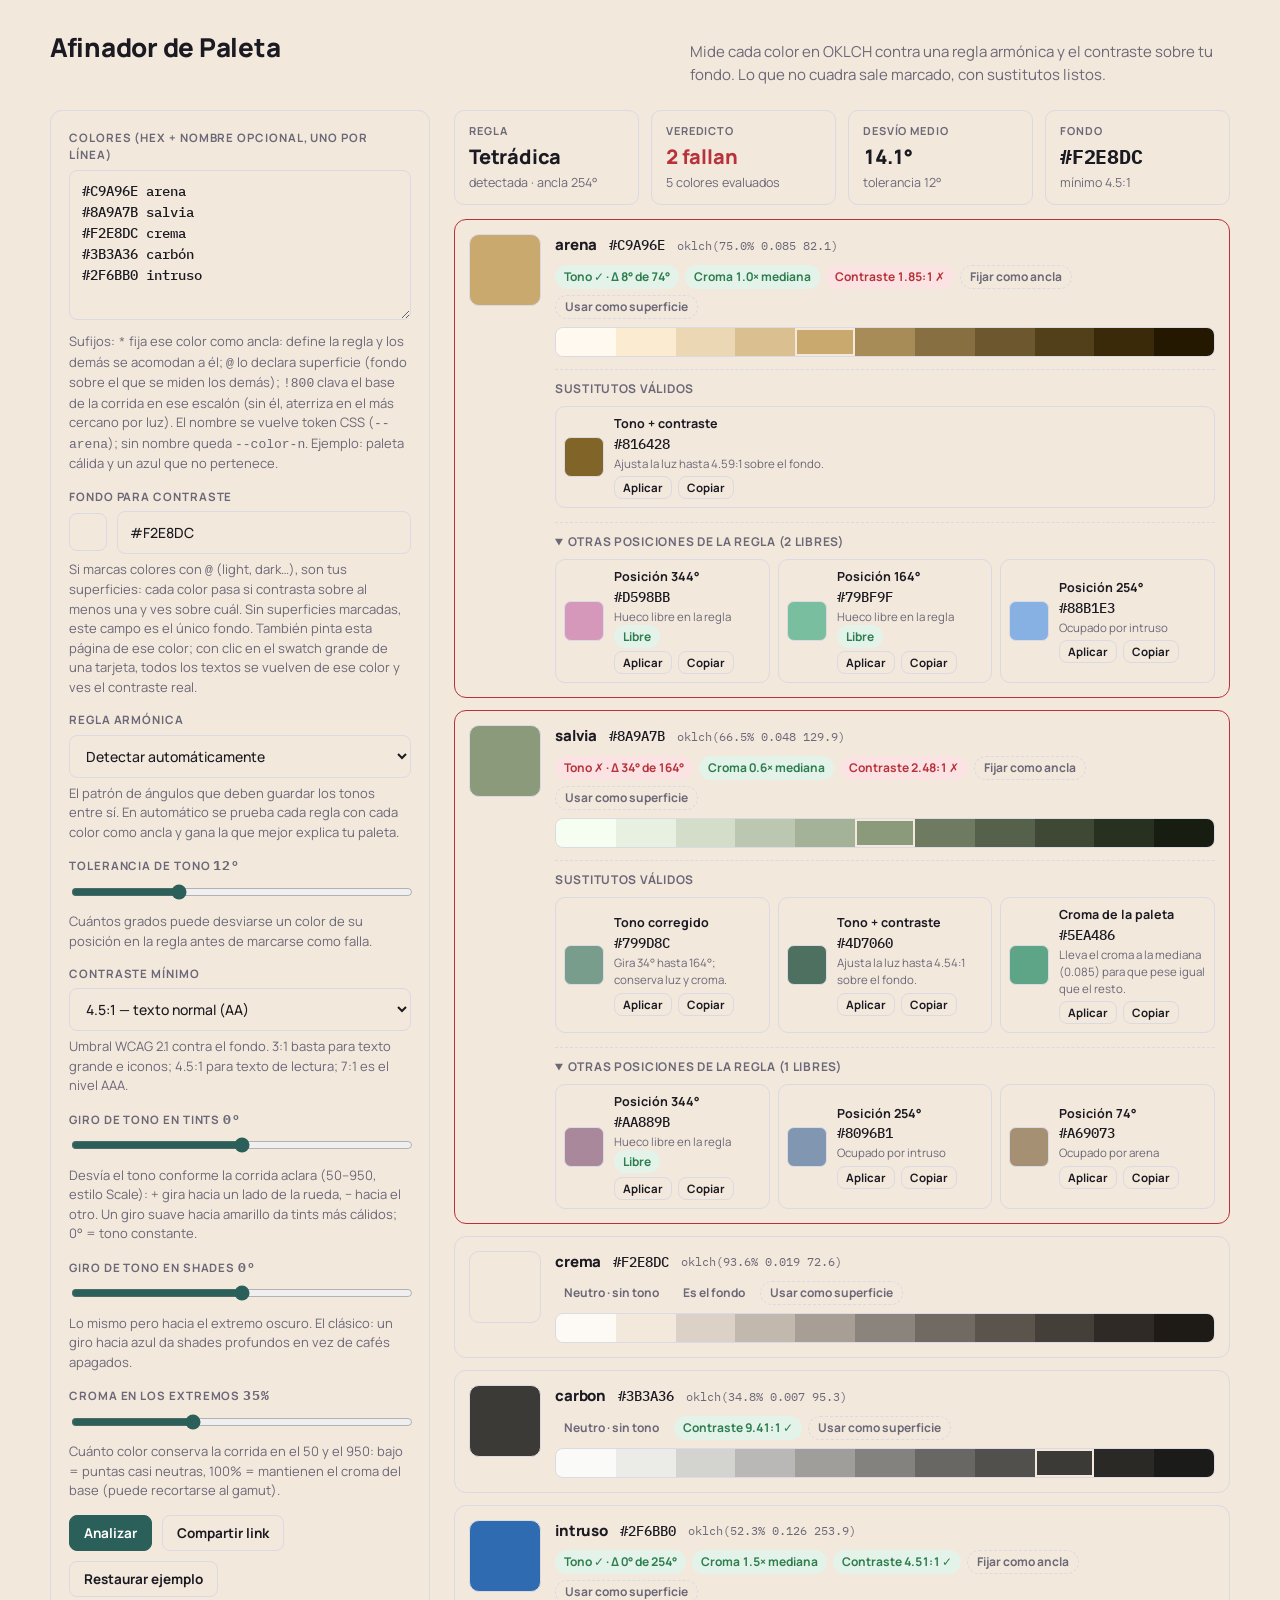
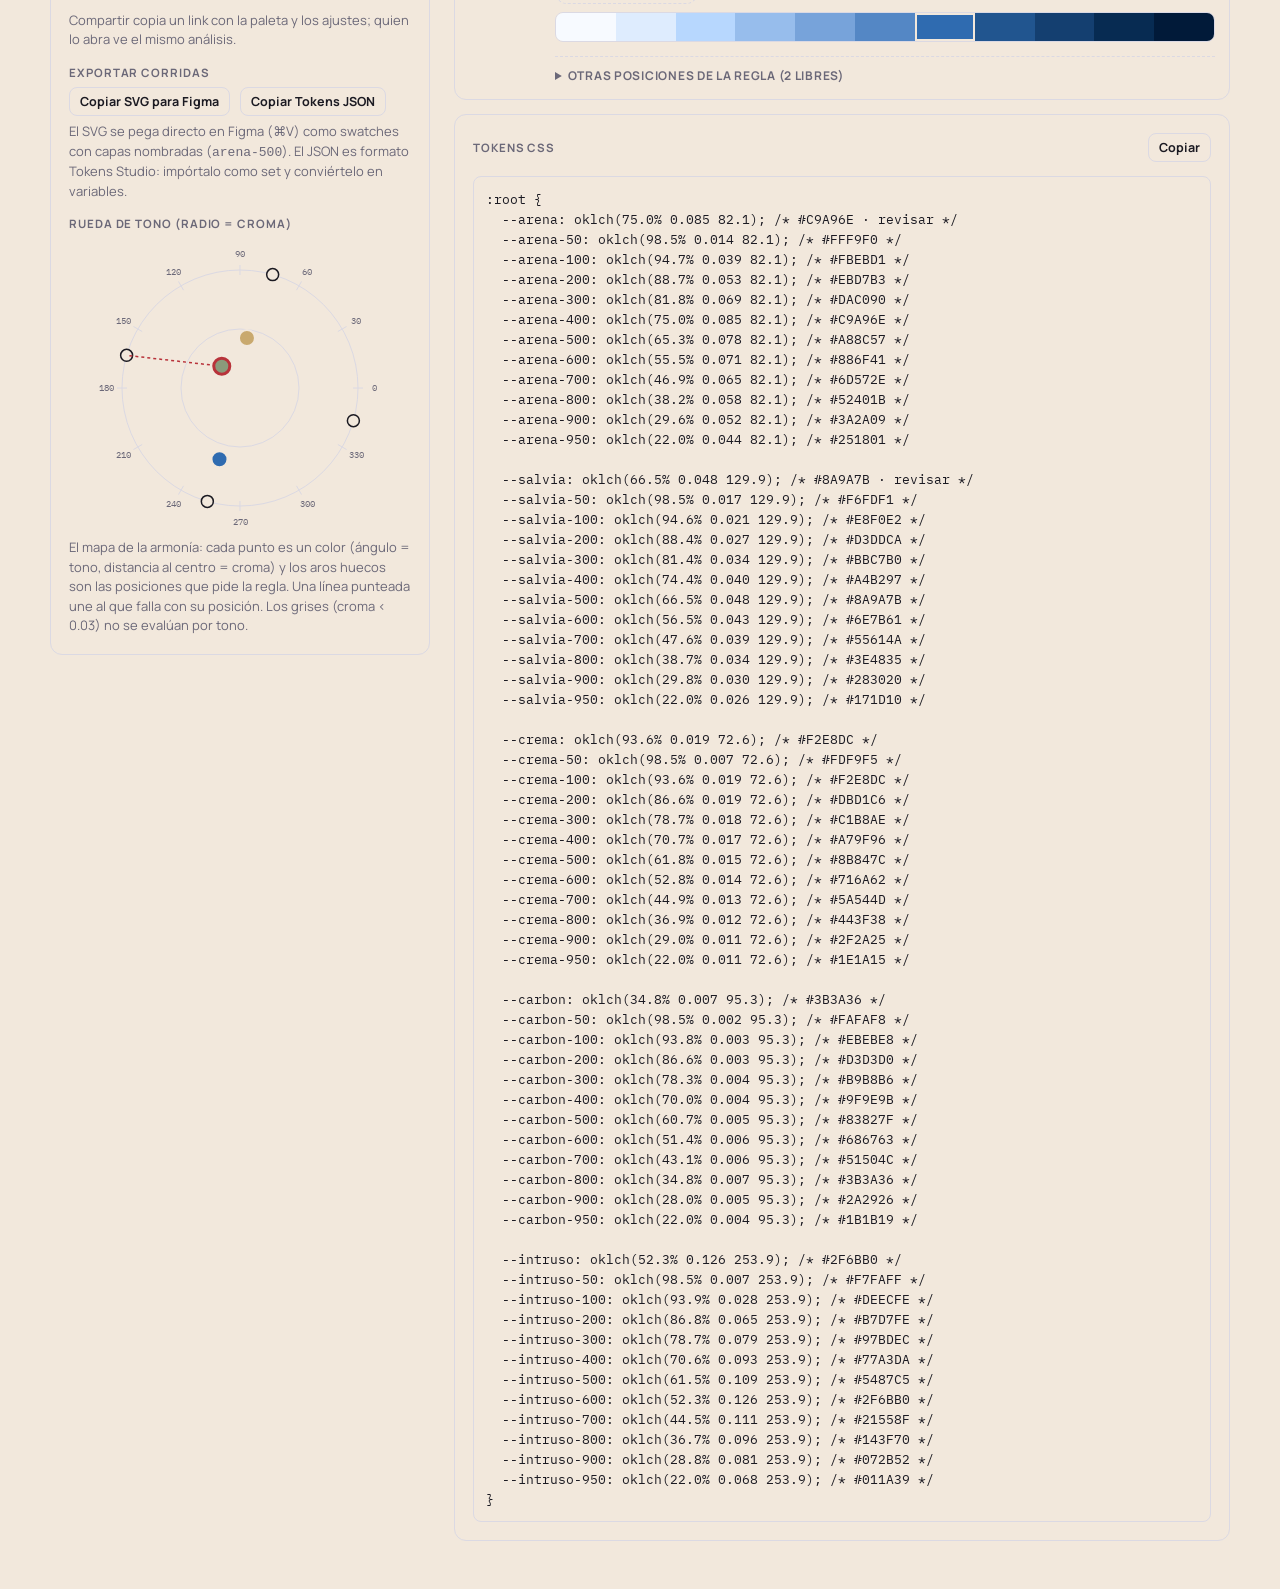
<file: index.html>
<!doctype html>
<html lang="es">
<head>
  <meta charset="utf-8">
  <meta name="viewport" content="width=device-width, initial-scale=1, viewport-fit=cover">
  <title>Afinador de Paleta</title>
  <meta name="description" content="Valida la armonía y el contraste de una paleta de colores en OKLCH y propone sustitutos para los colores que no cuadran.">
  <meta property="og:title" content="Afinador de Paleta">
  <meta property="og:description" content="Armonía + contraste en OKLCH, con sustitutos listos para aplicar.">
  <link rel="icon" href="data:image/svg+xml,%3Csvg xmlns='http://www.w3.org/2000/svg' viewBox='0 0 32 32'%3E%3Ccircle cx='16' cy='16' r='14' fill='%232B5F5A'/%3E%3Ccircle cx='16' cy='16' r='5' fill='%23F4F3F7'/%3E%3C/svg%3E">
  <link rel="preconnect" href="https://fonts.googleapis.com">
  <link rel="preconnect" href="https://fonts.gstatic.com" crossorigin>
  <link rel="stylesheet" href="https://fonts.googleapis.com/css2?family=Manrope:wght@500;600;700;800&family=IBM+Plex+Mono:wght@400;500&display=swap">
  <link rel="stylesheet" href="style.css">
</head>
<body>
<div class="wrap">
  <header>
    <h1>Afinador de Paleta</h1>
    <p>Mide cada color en OKLCH contra una regla armónica y el contraste sobre tu fondo. Lo que no cuadra sale marcado, con sustitutos listos.</p>
  </header>

  <div class="layout">
    <aside class="panel stack">
      <div>
        <label class="lbl" for="colors">Colores (hex + nombre opcional, uno por línea)</label>
        <textarea id="colors" spellcheck="false">#C9A96E arena
#8A9A7B salvia
#F2E8DC crema
#3B3A36 carbón
#2F6BB0 intruso</textarea>
        <p class="hint" style="margin-top:6px">Sufijos: <code>*</code> fija ese color como ancla: define la regla y los demás se acomodan a él; <code>@</code> lo declara superficie (fondo sobre el que se miden los demás); <code>!800</code> clava el base de la corrida en ese escalón (sin él, aterriza en el más cercano por luz). El nombre se vuelve token CSS (<code>--arena</code>); sin nombre queda <code>--color-n</code>. Ejemplo: paleta cálida y un azul que no pertenece.</p>
      </div>
      <div>
        <label class="lbl" for="bg">Fondo para contraste</label>
        <div class="row">
          <div class="swatch-in" id="bgSw"></div>
          <input class="grow" type="text" id="bg" value="#F2E8DC" spellcheck="false">
        </div>
        <p class="hint" style="margin-top:6px">Si marcas colores con <code>@</code> (light, dark…), son tus superficies: cada color pasa si contrasta sobre al menos una y ves sobre cuál. Sin superficies marcadas, este campo es el único fondo. También pinta esta página de ese color; con clic en el swatch grande de una tarjeta, todos los textos se vuelven de ese color y ves el contraste real.</p>
      </div>
      <div>
        <label class="lbl" for="rule">Regla armónica</label>
        <select id="rule">
          <option value="auto">Detectar automáticamente</option>
          <option value="mono">Monocromática</option>
          <option value="analog">Análoga (±30°)</option>
          <option value="comp">Complementaria (180°)</option>
          <option value="split">Complementaria dividida (150° / 210°)</option>
          <option value="tri">Triádica (120°)</option>
          <option value="tetra">Tetrádica (90°)</option>
        </select>
        <p class="hint" style="margin-top:6px">El patrón de ángulos que deben guardar los tonos entre sí. En automático se prueba cada regla con cada color como ancla y gana la que mejor explica tu paleta.</p>
      </div>
      <div>
        <label class="lbl" for="tol">Tolerancia de tono <span class="tol-val" id="tolVal">12°</span></label>
        <input type="range" id="tol" min="4" max="30" step="1" value="12">
        <p class="hint" style="margin-top:6px">Cuántos grados puede desviarse un color de su posición en la regla antes de marcarse como falla.</p>
      </div>
      <div>
        <label class="lbl" for="wcag">Contraste mínimo</label>
        <select id="wcag">
          <option value="3">3:1 — texto grande / UI (AA)</option>
          <option value="4.5" selected>4.5:1 — texto normal (AA)</option>
          <option value="7">7:1 — texto normal (AAA)</option>
        </select>
        <p class="hint" style="margin-top:6px">Umbral WCAG 2.1 contra el fondo. 3:1 basta para texto grande e iconos; 4.5:1 para texto de lectura; 7:1 es el nivel AAA.</p>
      </div>
      <div>
        <label class="lbl" for="ht">Giro de tono en tints <span class="tol-val" id="htVal">0°</span></label>
        <input type="range" id="ht" min="-30" max="30" step="1" value="0">
        <p class="hint" style="margin-top:6px">Desvía el tono conforme la corrida aclara (50–950, estilo Scale): + gira hacia un lado de la rueda, − hacia el otro. Un giro suave hacia amarillo da tints más cálidos; 0° = tono constante.</p>
      </div>
      <div>
        <label class="lbl" for="hs">Giro de tono en shades <span class="tol-val" id="hsVal">0°</span></label>
        <input type="range" id="hs" min="-30" max="30" step="1" value="0">
        <p class="hint" style="margin-top:6px">Lo mismo pero hacia el extremo oscuro. El clásico: un giro hacia azul da shades profundos en vez de cafés apagados.</p>
      </div>
      <div>
        <label class="lbl" for="cx">Croma en los extremos <span class="tol-val" id="cxVal">35%</span></label>
        <input type="range" id="cx" min="0" max="100" step="5" value="35">
        <p class="hint" style="margin-top:6px">Cuánto color conserva la corrida en el 50 y el 950: bajo = puntas casi neutras, 100% = mantienen el croma del base (puede recortarse al gamut).</p>
      </div>
      <div class="row">
        <button class="primary" id="run">Analizar</button>
        <button id="share">Compartir link</button>
        <button id="reset">Restaurar ejemplo</button>
      </div>
      <p class="hint">Compartir copia un link con la paleta y los ajustes; quien lo abra ve el mismo análisis.</p>
      <div>
        <label class="lbl">Exportar corridas</label>
        <div class="row">
          <button class="small" id="copySvg">Copiar SVG para Figma</button>
          <button class="small" id="copyJson">Copiar Tokens JSON</button>
        </div>
        <p class="hint" style="margin-top:6px">El SVG se pega directo en Figma (⌘V) como swatches con capas nombradas (<code>arena-500</code>). El JSON es formato Tokens Studio: impórtalo como set y conviértelo en variables.</p>
      </div>
      <div>
        <label class="lbl">Rueda de tono (radio = croma)</label>
        <svg class="wheel" id="wheel" viewBox="0 0 300 300" role="img" aria-label="Rueda de tono con los colores de la paleta"></svg>
        <p class="hint">El mapa de la armonía: cada punto es un color (ángulo = tono, distancia al centro = croma) y los aros huecos son las posiciones que pide la regla. Una línea punteada une al que falla con su posición. Los grises (croma &lt; 0.03) no se evalúan por tono.</p>
      </div>
    </aside>

    <main class="stack">
      <div class="summary" id="summary"></div>
      <div class="cards" id="cards"></div>
      <div class="panel stack">
        <div class="row" style="justify-content:space-between">
          <label class="lbl" style="margin:0">Tokens CSS</label>
          <button class="small" id="copyCss">Copiar</button>
        </div>
        <pre id="css"></pre>
      </div>
    </main>
  </div>
</div>
<div class="toast" id="toast">Copiado</div>
<script src="app.js"></script>
</body>
</html>
</file>
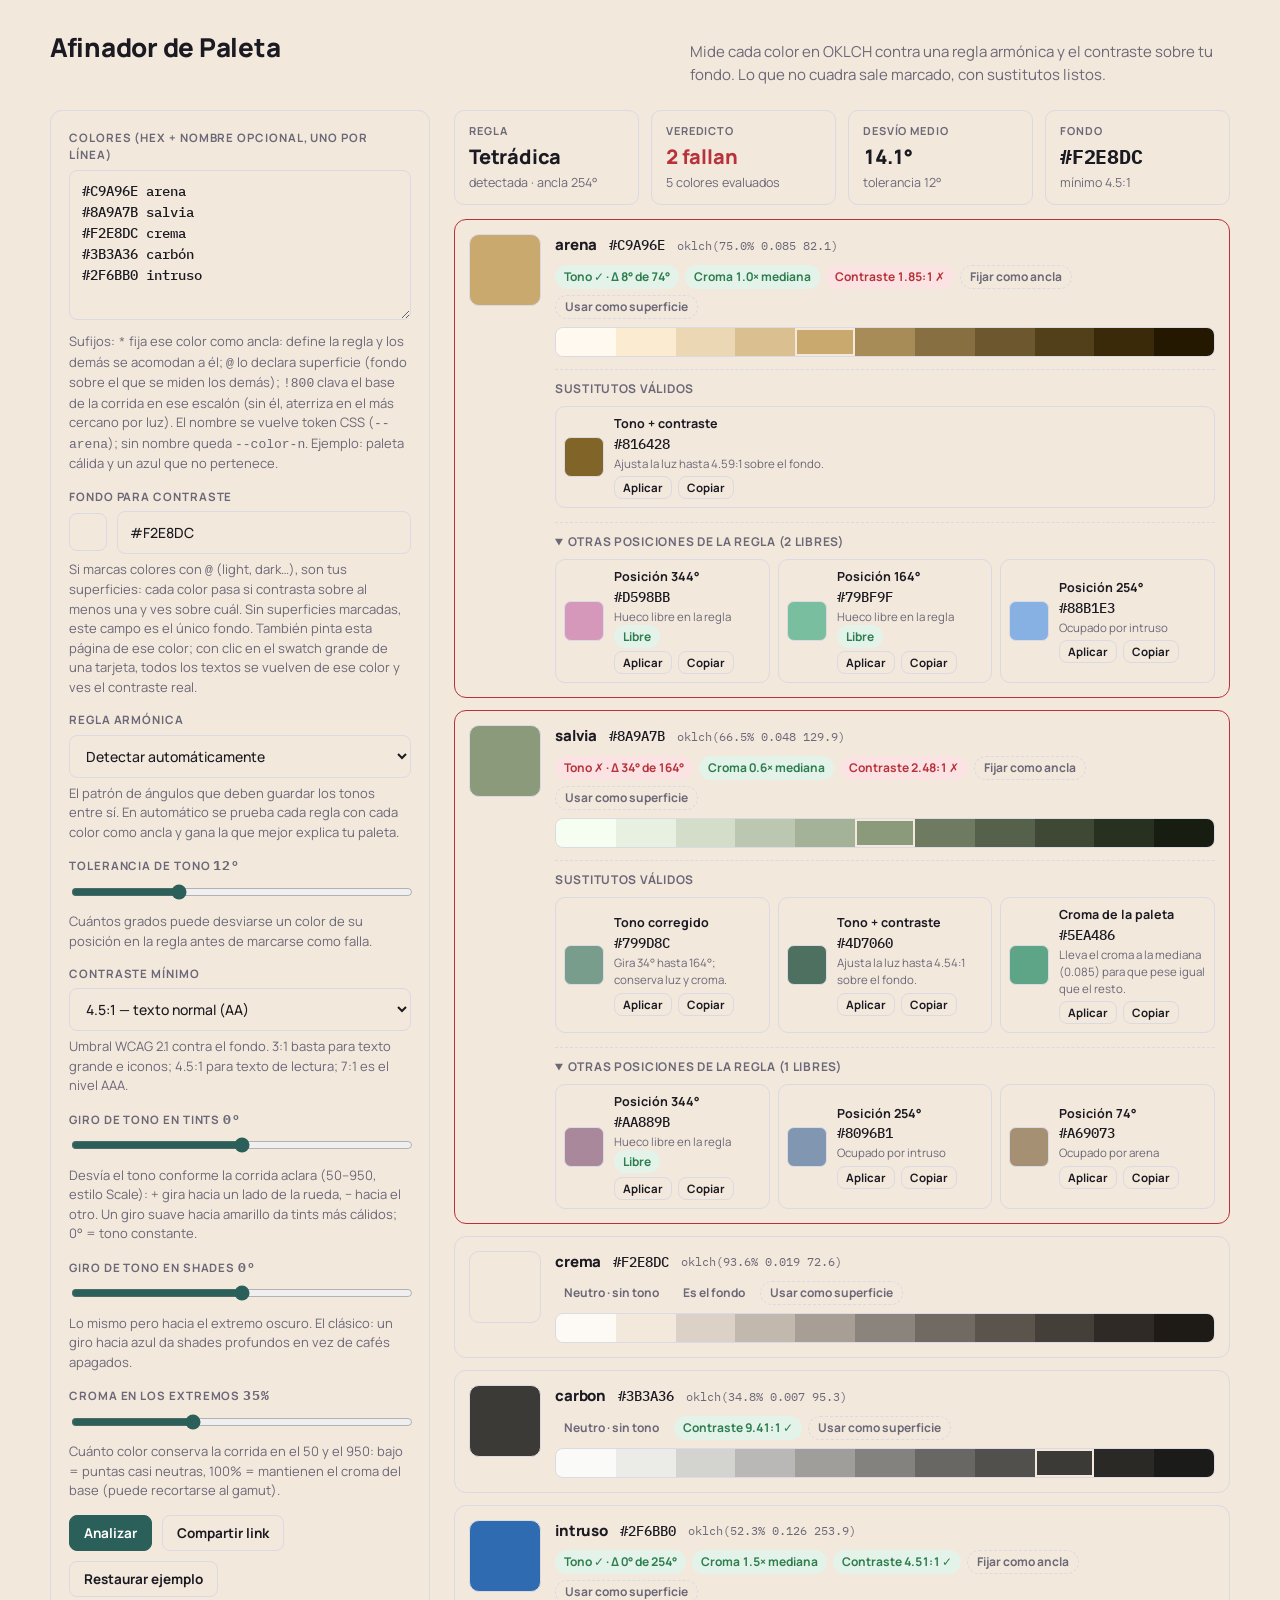
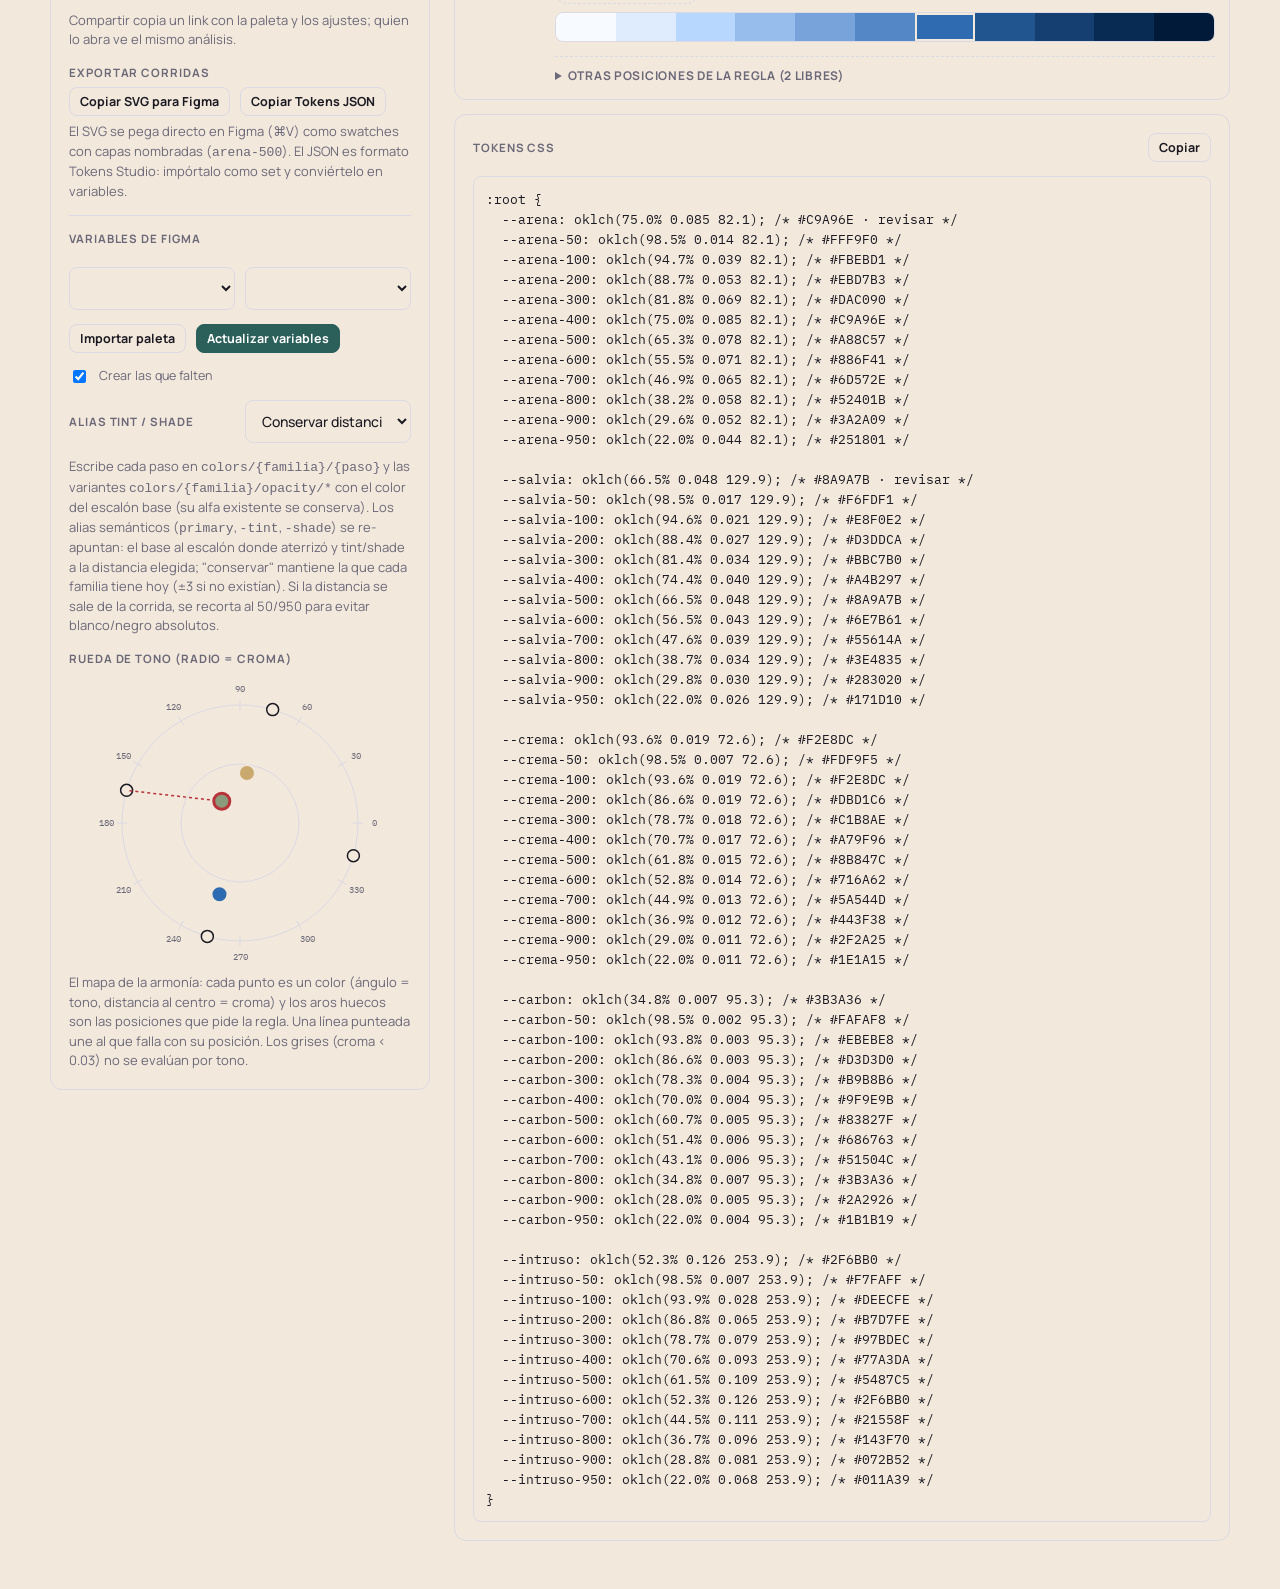
<file: figma-plugin/ui.html>
<!doctype html>
<html lang="es">
<head>
  <meta charset="utf-8">
  <meta name="viewport" content="width=device-width, initial-scale=1, viewport-fit=cover">
  <title>Afinador de Paleta</title>
  <meta name="description" content="Valida la armonía y el contraste de una paleta de colores en OKLCH y propone sustitutos para los colores que no cuadran.">
  <meta property="og:title" content="Afinador de Paleta">
  <meta property="og:description" content="Armonía + contraste en OKLCH, con sustitutos listos para aplicar.">
  <link rel="icon" href="data:image/svg+xml,%3Csvg xmlns='http://www.w3.org/2000/svg' viewBox='0 0 32 32'%3E%3Ccircle cx='16' cy='16' r='14' fill='%232B5F5A'/%3E%3Ccircle cx='16' cy='16' r='5' fill='%23F4F3F7'/%3E%3C/svg%3E">
  <link rel="preconnect" href="https://fonts.googleapis.com">
  <link rel="preconnect" href="https://fonts.gstatic.com" crossorigin>
  <link rel="stylesheet" href="https://fonts.googleapis.com/css2?family=Manrope:wght@500;600;700;800&family=IBM+Plex+Mono:wght@400;500&display=swap">
  <style>
:root { color-scheme: light; padding-top: env(safe-area-inset-top, 0px); padding-bottom: env(safe-area-inset-bottom, 0px); }
body { margin: 0; }
img { max-width: 100%; }
[hidden] { display: none !important; }

/* Layout: two-column workbench — controls + rueda a la izquierda, veredicto por color a la derecha; apila en móvil */
  :root {
    --bg: #F4F3F7;
    --panel: #FFFFFF;
    --fg: #1B1A22;
    --muted: #6B6878;
    --line: #DBD9E3;
    --accent: #2B5F5A;
    --accent-ink: #FFFFFF;
    --ok: #2E7D4F;
    --warn: #B7791F;
    --bad: #B8323A;
    --ok-bg: #E4F3EA;
    --warn-bg: #FBF0DA;
    --bad-bg: #FBE3E4;
    --font: "Manrope", "Avenir Next", "Segoe UI", system-ui, sans-serif;
    --mono: "IBM Plex Mono", "SFMono-Regular", Menlo, Consolas, monospace;
  }
  @media (prefers-color-scheme: dark) {
    :root:not([data-theme="light"]) {
      --bg: #15141A; --panel: #1E1D25; --fg: #ECEAF2; --muted: #9D9AAB; --line: #33313D;
      --accent: #7FC7BE; --accent-ink: #0F1F1D;
      --ok: #6FCB93; --warn: #E2B35A; --bad: #F08A90;
      --ok-bg: #1D3327; --warn-bg: #3A2E14; --bad-bg: #3D1F22;
      color-scheme: dark;
    }
  }
  :root[data-theme="dark"] {
    --bg: #15141A; --panel: #1E1D25; --fg: #ECEAF2; --muted: #9D9AAB; --line: #33313D;
    --accent: #7FC7BE; --accent-ink: #0F1F1D;
    --ok: #6FCB93; --warn: #E2B35A; --bad: #F08A90;
    --ok-bg: #1D3327; --warn-bg: #3A2E14; --bad-bg: #3D1F22;
    color-scheme: dark;
  }
  * { box-sizing: border-box; }
  body {
    background: var(--bg); color: var(--fg); font-family: var(--font); font-size: 15px; line-height: 1.5;
    padding-left: max(16px, env(safe-area-inset-left, 0px));
    padding-right: max(16px, env(safe-area-inset-right, 0px));
    padding-block: 28px 48px;
  }
  .wrap { max-width: 1180px; margin: 0 auto; display: grid; gap: 24px; }
  header { display: flex; flex-wrap: wrap; align-items: baseline; justify-content: space-between; gap: 8px 24px; }
  h1 { font-size: 26px; font-weight: 800; letter-spacing: -0.01em; margin: 0; text-wrap: balance; }
  header p { margin: 0; color: var(--muted); max-width: 60ch; }
  .layout { display: grid; grid-template-columns: minmax(300px, 380px) 1fr; gap: 24px; align-items: start; }
  @media (max-width: 820px) { .layout { grid-template-columns: 1fr; } }
  .panel { background: var(--panel); border: 1px solid var(--line); border-radius: 12px; padding: 18px; min-width: 0; }
  .stack { display: grid; gap: 14px; }
  label.lbl { display: block; font-size: 11.5px; font-weight: 700; letter-spacing: 0.08em; text-transform: uppercase; color: var(--muted); margin-bottom: 6px; }
  textarea, select, input[type="text"] {
    width: 100%; font: 500 14px/1.5 var(--mono); color: var(--fg); background: var(--bg);
    border: 1px solid var(--line); border-radius: 8px; padding: 10px 12px;
  }
  textarea { min-height: 150px; resize: vertical; }
  select, input[type="text"] { font-family: var(--font); }
  input[type="range"] { width: 100%; accent-color: var(--accent); }
  :is(textarea, select, input, button):focus-visible { outline: 2px solid var(--accent); outline-offset: 2px; }
  .row { display: flex; gap: 10px; align-items: center; flex-wrap: wrap; }
  .row > * { min-width: 0; }
  .grow { flex: 1 1 120px; }
  .swatch-in { width: 38px; height: 38px; border-radius: 8px; border: 1px solid var(--line); flex: none; }
  button {
    font: 700 13.5px var(--font); color: var(--fg); background: var(--panel); border: 1px solid var(--line);
    border-radius: 8px; padding: 8px 14px; cursor: pointer;
  }
  button.primary { background: var(--accent); color: var(--accent-ink); border-color: var(--accent); }
  button.small { padding: 5px 10px; font-size: 12.5px; }
  button:hover { filter: brightness(0.96); }
  .tol-val { font-family: var(--mono); font-size: 13px; color: var(--muted); font-variant-numeric: tabular-nums; }
  .hint { font-size: 13px; color: var(--muted); margin: 0; }

  /* Rueda */
  .wheel { width: 100%; max-width: 300px; margin: 0 auto; display: block; }
  .wheel text { font-family: var(--mono); font-size: 9px; fill: var(--muted); }
  .wheel .ring { fill: none; stroke: var(--line); stroke-width: 1; }
  .wheel .tick { stroke: var(--line); }
  .wheel .target { fill: var(--panel); stroke: var(--fg); stroke-width: 1.5; }
  .wheel .dot { stroke: var(--panel); stroke-width: 2; }
  .wheel .dot.bad { stroke: var(--bad); stroke-width: 3; }
  .wheel .link { stroke: var(--bad); stroke-width: 1.5; stroke-dasharray: 3 3; }

  /* Resumen */
  .summary { display: grid; grid-template-columns: repeat(auto-fit, minmax(150px, 1fr)); gap: 12px; }
  .stat { border: 1px solid var(--line); border-radius: 10px; padding: 12px 14px; display: grid; gap: 2px; min-width: 0; }
  .stat .k { font-size: 11px; letter-spacing: 0.08em; text-transform: uppercase; color: var(--muted); font-weight: 700; }
  .stat .v { font-size: 20px; font-weight: 800; letter-spacing: -0.01em; font-variant-numeric: tabular-nums; }
  .stat .s { font-size: 12.5px; color: var(--muted); overflow-wrap: anywhere; }

  /* Tarjetas de color */
  .cards { display: grid; gap: 12px; }
  .card { display: grid; grid-template-columns: 72px 1fr; gap: 14px; border: 1px solid var(--line); border-radius: 12px; padding: 14px; background: var(--panel); min-width: 0; }
  .card.fail { border-color: var(--bad); }
  .card .sw { height: 72px; border-radius: 10px; border: 1px solid var(--line); }
  .card .sw.selectable { cursor: pointer; }
  .card .sw.selected { outline: 3px solid var(--accent); outline-offset: 2px; }
  body { transition: background-color .25s; }
  @media (prefers-reduced-motion: reduce) { body { transition: none; } }
  .card .meta { display: grid; gap: 8px; min-width: 0; }
  .card .top { display: flex; flex-wrap: wrap; align-items: center; gap: 6px 12px; }
  .hex { font-family: var(--mono); font-weight: 500; font-size: 14px; }
  .card .name { font-weight: 800; font-size: 15px; letter-spacing: -0.01em; }
  .okl { font-family: var(--mono); font-size: 12px; color: var(--muted); font-variant-numeric: tabular-nums; }
  .chips { display: flex; flex-wrap: wrap; gap: 6px; }
  .ramp { display: flex; border-radius: 8px; overflow: hidden; border: 1px solid var(--line); }
  .ramp .rstep { flex: 1 1 0; height: 28px; min-width: 0; padding: 0; border: none; border-radius: 0; cursor: pointer; }
  .ramp .rstep.base { box-shadow: inset 0 0 0 2px var(--panel); }
  .ramp .rstep:hover { filter: none; box-shadow: inset 0 0 0 2px var(--fg); }
  .chip { font-size: 12px; font-weight: 700; padding: 3px 9px; border-radius: 999px; font-variant-numeric: tabular-nums; }
  .chip.ok { background: var(--ok-bg); color: var(--ok); }
  .chip.warn { background: var(--warn-bg); color: var(--warn); }
  .chip.bad { background: var(--bad-bg); color: var(--bad); }
  .chip.pinbtn { cursor: pointer; background: transparent; border: 1px dashed var(--line); color: var(--muted); font: inherit; font-size: 12px; font-weight: 700; padding: 2px 9px; }
  .chip.pinbtn:hover, .chip.pinbtn[aria-pressed="true"] { border-style: solid; border-color: var(--accent); color: var(--accent); }
  .chip.accent { background: var(--accent); color: var(--accent-ink); }
  .chip.neutral { background: var(--bg); color: var(--muted); }
  .sugg { display: grid; gap: 8px; margin-top: 4px; padding-top: 10px; border-top: 1px dashed var(--line); }
  .sugg h4 { margin: 0; font-size: 12px; letter-spacing: 0.06em; text-transform: uppercase; color: var(--muted); }
  .opts { display: grid; grid-template-columns: repeat(auto-fit, minmax(170px, 1fr)); gap: 8px; }
  .opt { display: grid; grid-template-columns: 40px 1fr; gap: 10px; align-items: center; border: 1px solid var(--line); border-radius: 10px; padding: 8px; min-width: 0; }
  .opt .sw { height: 40px; border-radius: 7px; border: 1px solid var(--line); }
  .opt .t { font-size: 12.5px; font-weight: 700; }
  .opt .why { font-size: 11.5px; color: var(--muted); }
  .opt .acts { display: flex; gap: 6px; margin-top: 4px; flex-wrap: wrap; }
  .opt .acts button { padding: 3px 8px; font-size: 11.5px; }
  .opt.twin { border-style: dashed; }
  .alts { margin-top: 6px; padding-top: 10px; border-top: 1px dashed var(--line); }
  .alts summary { cursor: pointer; font-size: 12px; font-weight: 700; letter-spacing: 0.06em; text-transform: uppercase; color: var(--muted); }
  .alts summary:focus-visible { outline: 2px solid var(--accent); outline-offset: 2px; border-radius: 4px; }

  /* Export */
  pre { margin: 0; font: 400 12.5px/1.6 var(--mono); background: var(--bg); border: 1px solid var(--line); border-radius: 8px; padding: 12px; overflow-x: auto; }
  .toast { position: fixed; left: 50%; bottom: calc(20px + env(safe-area-inset-bottom, 0px)); transform: translateX(-50%); background: var(--fg); color: var(--bg); padding: 8px 14px; border-radius: 999px; font-size: 13px; font-weight: 700; opacity: 0; transition: opacity .2s; pointer-events: none; }
  .toast.show { opacity: 1; }
  @media (prefers-reduced-motion: reduce) { .toast { transition: none; } }

</style>
</head>
<body>
<div class="wrap">
  <header>
    <h1>Afinador de Paleta</h1>
    <p>Mide cada color en OKLCH contra una regla armónica y el contraste sobre tu fondo. Lo que no cuadra sale marcado, con sustitutos listos.</p>
  </header>

  <div class="layout">
    <aside class="panel stack">
      <div>
        <label class="lbl" for="colors">Colores (hex + nombre opcional, uno por línea)</label>
        <textarea id="colors" spellcheck="false">#C9A96E arena
#8A9A7B salvia
#F2E8DC crema
#3B3A36 carbón
#2F6BB0 intruso</textarea>
        <p class="hint" style="margin-top:6px">Sufijos: <code>*</code> fija ese color como ancla: define la regla y los demás se acomodan a él; <code>@</code> lo declara superficie (fondo sobre el que se miden los demás); <code>!800</code> clava el base de la corrida en ese escalón (sin él, aterriza en el más cercano por luz). El nombre se vuelve token CSS (<code>--arena</code>); sin nombre queda <code>--color-n</code>. Ejemplo: paleta cálida y un azul que no pertenece.</p>
      </div>
      <div>
        <label class="lbl" for="bg">Fondo para contraste</label>
        <div class="row">
          <div class="swatch-in" id="bgSw"></div>
          <input class="grow" type="text" id="bg" value="#F2E8DC" spellcheck="false">
        </div>
        <p class="hint" style="margin-top:6px">Si marcas colores con <code>@</code> (light, dark…), son tus superficies: cada color pasa si contrasta sobre al menos una y ves sobre cuál. Sin superficies marcadas, este campo es el único fondo. También pinta esta página de ese color; con clic en el swatch grande de una tarjeta, todos los textos se vuelven de ese color y ves el contraste real.</p>
      </div>
      <div>
        <label class="lbl" for="rule">Regla armónica</label>
        <select id="rule">
          <option value="auto">Detectar automáticamente</option>
          <option value="mono">Monocromática</option>
          <option value="analog">Análoga (±30°)</option>
          <option value="comp">Complementaria (180°)</option>
          <option value="split">Complementaria dividida (150° / 210°)</option>
          <option value="tri">Triádica (120°)</option>
          <option value="tetra">Tetrádica (90°)</option>
        </select>
        <p class="hint" style="margin-top:6px">El patrón de ángulos que deben guardar los tonos entre sí. En automático se prueba cada regla con cada color como ancla y gana la que mejor explica tu paleta.</p>
      </div>
      <div>
        <label class="lbl" for="tol">Tolerancia de tono <span class="tol-val" id="tolVal">12°</span></label>
        <input type="range" id="tol" min="4" max="30" step="1" value="12">
        <p class="hint" style="margin-top:6px">Cuántos grados puede desviarse un color de su posición en la regla antes de marcarse como falla.</p>
      </div>
      <div>
        <label class="lbl" for="wcag">Contraste mínimo</label>
        <select id="wcag">
          <option value="3">3:1 — texto grande / UI (AA)</option>
          <option value="4.5" selected>4.5:1 — texto normal (AA)</option>
          <option value="7">7:1 — texto normal (AAA)</option>
        </select>
        <p class="hint" style="margin-top:6px">Umbral WCAG 2.1 contra el fondo. 3:1 basta para texto grande e iconos; 4.5:1 para texto de lectura; 7:1 es el nivel AAA.</p>
      </div>
      <div>
        <label class="lbl" for="ht">Giro de tono en tints <span class="tol-val" id="htVal">0°</span></label>
        <input type="range" id="ht" min="-30" max="30" step="1" value="0">
        <p class="hint" style="margin-top:6px">Desvía el tono conforme la corrida aclara (50–950, estilo Scale): + gira hacia un lado de la rueda, − hacia el otro. Un giro suave hacia amarillo da tints más cálidos; 0° = tono constante.</p>
      </div>
      <div>
        <label class="lbl" for="hs">Giro de tono en shades <span class="tol-val" id="hsVal">0°</span></label>
        <input type="range" id="hs" min="-30" max="30" step="1" value="0">
        <p class="hint" style="margin-top:6px">Lo mismo pero hacia el extremo oscuro. El clásico: un giro hacia azul da shades profundos en vez de cafés apagados.</p>
      </div>
      <div>
        <label class="lbl" for="cx">Croma en los extremos <span class="tol-val" id="cxVal">35%</span></label>
        <input type="range" id="cx" min="0" max="100" step="5" value="35">
        <p class="hint" style="margin-top:6px">Cuánto color conserva la corrida en el 50 y el 950: bajo = puntas casi neutras, 100% = mantienen el croma del base (puede recortarse al gamut).</p>
      </div>
      <div class="row">
        <button class="primary" id="run">Analizar</button>
        <button id="share">Compartir link</button>
        <button id="reset">Restaurar ejemplo</button>
      </div>
      <p class="hint">Compartir copia un link con la paleta y los ajustes; quien lo abra ve el mismo análisis.</p>
      <div>
        <label class="lbl">Exportar corridas</label>
        <div class="row">
          <button class="small" id="copySvg">Copiar SVG para Figma</button>
          <button class="small" id="copyJson">Copiar Tokens JSON</button>
        </div>
        <p class="hint" style="margin-top:6px">El SVG se pega directo en Figma (⌘V) como swatches con capas nombradas (<code>arena-500</code>). El JSON es formato Tokens Studio: impórtalo como set y conviértelo en variables.</p>
      </div>
        <div id="figmaMount"></div>
      <div>
        <label class="lbl">Rueda de tono (radio = croma)</label>
        <svg class="wheel" id="wheel" viewBox="0 0 300 300" role="img" aria-label="Rueda de tono con los colores de la paleta"></svg>
        <p class="hint">El mapa de la armonía: cada punto es un color (ángulo = tono, distancia al centro = croma) y los aros huecos son las posiciones que pide la regla. Una línea punteada une al que falla con su posición. Los grises (croma &lt; 0.03) no se evalúan por tono.</p>
      </div>
    </aside>

    <main class="stack">
      <div class="summary" id="summary"></div>
      <div class="cards" id="cards"></div>
      <div class="panel stack">
        <div class="row" style="justify-content:space-between">
          <label class="lbl" style="margin:0">Tokens CSS</label>
          <button class="small" id="copyCss">Copiar</button>
        </div>
        <pre id="css"></pre>
      </div>
    </main>
  </div>
</div>
<div class="toast" id="toast">Copiado</div>
<script>
(function () {
  // ---------- Color math (sRGB <-> OKLCH) ----------
  const clamp = (v, a, b) => Math.min(b, Math.max(a, v));
  const toLin = c => c <= 0.04045 ? c / 12.92 : Math.pow((c + 0.055) / 1.055, 2.4);
  const toSrgb = c => c <= 0.0031308 ? 12.92 * c : 1.055 * Math.pow(c, 1 / 2.4) - 0.055;

  function parseHex(s) {
    let h = s.trim().replace(/^#/, '');
    if (/^[0-9a-f]{3}$/i.test(h)) h = h.split('').map(x => x + x).join('');
    if (!/^[0-9a-f]{6}$/i.test(h)) return null;
    const n = parseInt(h, 16);
    return [(n >> 16) & 255, (n >> 8) & 255, n & 255].map(v => v / 255);
  }
  const toHex = rgb => '#' + rgb.map(v => Math.round(clamp(v, 0, 1) * 255).toString(16).padStart(2, '0')).join('').toUpperCase();

  function rgbToOklab([r, g, b]) {
    r = toLin(r); g = toLin(g); b = toLin(b);
    const l = Math.cbrt(0.4122214708 * r + 0.5363325363 * g + 0.0514459929 * b);
    const m = Math.cbrt(0.2119034982 * r + 0.6806995451 * g + 0.1073969566 * b);
    const s = Math.cbrt(0.0883024619 * r + 0.2817188376 * g + 0.6299787005 * b);
    return [
      0.2104542553 * l + 0.7936177850 * m - 0.0040720468 * s,
      1.9779984951 * l - 2.4285922050 * m + 0.4505937099 * s,
      0.0259040371 * l + 0.7827717662 * m - 0.8086757660 * s
    ];
  }
  function oklabToRgbLin([L, a, b]) {
    let l = L + 0.3963377774 * a + 0.2158037573 * b;
    let m = L - 0.1055613458 * a - 0.0638541728 * b;
    let s = L - 0.0894841775 * a - 1.2914855480 * b;
    l = l * l * l; m = m * m * m; s = s * s * s;
    return [
      4.0767416621 * l - 3.3077115913 * m + 0.2309699292 * s,
      -1.2684380046 * l + 2.6097574011 * m - 0.3413193965 * s,
      -0.0041960863 * l - 0.7034186147 * m + 1.7076147010 * s
    ];
  }
  function rgbToOklch(rgb) {
    const [L, a, b] = rgbToOklab(rgb);
    const C = Math.hypot(a, b);
    let h = Math.atan2(b, a) * 180 / Math.PI; if (h < 0) h += 360;
    return { L, C, h: C < 1e-4 ? 0 : h };
  }
  function oklchToRgb({ L, C, h }) {
    const r = h * Math.PI / 180;
    return oklabToRgbLin([L, C * Math.cos(r), C * Math.sin(r)]).map(toSrgb);
  }
  const inGamut = rgb => rgb.every(v => v >= -0.0005 && v <= 1.0005);
  function clipToGamut(c) {
    let C = c.C;
    for (let i = 0; i < 60 && !inGamut(oklchToRgb({ L: c.L, C, h: c.h })); i++) C *= 0.94;
    return { L: c.L, C: Math.max(0, C), h: c.h };
  }
  const lum = rgb => { const [r, g, b] = rgb.map(toLin); return 0.2126 * r + 0.7152 * g + 0.0722 * b; };
  const contrast = (a, b) => { const la = lum(a), lb = lum(b); return (Math.max(la, lb) + 0.05) / (Math.min(la, lb) + 0.05); };
  const angDist = (a, b) => { const d = Math.abs(a - b) % 360; return d > 180 ? 360 - d : d; };
  const fmtOk = c => `oklch(${(c.L * 100).toFixed(1)}% ${c.C.toFixed(3)} ${c.h.toFixed(1)})`;
  // Distancia perceptual (ΔE OK): ~0.02 apenas distinguible, <0.08 se leen como "el mismo color".
  const SIMILAR = 0.08;
  const toLab = c => { const r = c.h * Math.PI / 180; return [c.L, c.C * Math.cos(r), c.C * Math.sin(r)]; };
  const deltaE = (a, b) => { const [l1, a1, b1] = toLab(a), [l2, a2, b2] = toLab(b); return Math.hypot(l1 - l2, a1 - a2, b1 - b2); };
  const closest = (c, list) => list.reduce((best, o) => { const d = deltaE(c, o); return !best || d < best.d ? { hex: o.hex, name: o.name, d } : best; }, null);
  const mixHex = (a, b, t) => { const A = rgbToOklab(a), B = rgbToOklab(b); return toHex(oklabToRgbLin(A.map((v, i) => v + (B[i] - v) * t)).map(toSrgb)); };
  const label = o => o.name || o.hex;

  // ---------- Rules ----------
  const RULES = {
    mono: { name: 'Monocromática', offs: [0] },
    analog: { name: 'Análoga', offs: [-30, 0, 30] },
    comp: { name: 'Complementaria', offs: [0, 180] },
    split: { name: 'Complementaria dividida', offs: [0, 150, 210] },
    tri: { name: 'Triádica', offs: [0, 120, 240] },
    tetra: { name: 'Tetrádica', offs: [0, 90, 180, 270] }
  };
  const NEUTRAL_C = 0.03;
  const ACCENT_RATIO = 1.9; // por encima de esto un color destaca por croma
  const targetsFor = (rule, anchor) => RULES[rule].offs.map(o => (anchor + o + 360) % 360);

  function scoreRule(rule, anchor, chrom) {
    const t = targetsFor(rule, anchor);
    return chrom.reduce((s, c) => s + Math.min(...t.map(x => angDist(c.h, x))), 0);
  }
  function detect(chrom) {
    let best = null;
    for (const rule of Object.keys(RULES)) for (const a of chrom) {
      const sc = scoreRule(rule, a.h, chrom);
      const key = sc + RULES[rule].offs.length * 0.01; // tie-break: simpler rule wins
      if (!best || key < best.key) best = { rule, anchor: a.h, score: sc, key };
    }
    return best;
  }

  // ---------- Suggestions ----------
  function fixContrast(c, bgRgb, min) {
    // Move L away from the background until contrast is met; return the closest fix.
    const bgL = rgbToOklch(bgRgb).L;
    const dir = c.L >= bgL ? 1 : -1;
    const tryDir = d => {
      for (let L = c.L; L >= 0 && L <= 1; L += d * 0.005) {
        const cand = clipToGamut({ L, C: c.C, h: c.h });
        if (contrast(oklchToRgb(cand), bgRgb) >= min) return cand;
      }
      return null;
    };
    return tryDir(dir) || tryDir(-dir);
  }

  // ---------- Corridas (tints/shades) ----------
  // 11 pasos (50–950) en OKLCH. El base NO se fuerza al 500: aterriza en el
  // escalón cuya luz canónica tiene más cerca (un color oscuro vive en 700, uno
  // claro en 200) y la corrida se tiende desde ahí hacia las puntas. Así las
  // escalas quedan homogéneas entre sí y los extremos siempre llegan igual de
  // claro / oscuro. Tono constante salvo el giro voluntario (ht / hs) y croma
  // que se relaja hacia las puntas para no dar tints lavados ni shades sucios.
  const STEPS = [50, 100, 200, 300, 400, 500, 600, 700, 800, 900, 950];
  const L_CANON = { 50: 0.985, 100: 0.94, 200: 0.87, 300: 0.79, 400: 0.71, 500: 0.62, 600: 0.53, 700: 0.45, 800: 0.37, 900: 0.29, 950: 0.22 };
  // Rango de luz de una corrida. Los colores normales recorren todo (0.985 →
  // 0.22). Las superficies no: son familias de fondos (papel, tarjeta, borde,
  // divisor), así que una superficie clara baja solo hasta un gris medio y una
  // oscura sube solo hasta otro, y conservan su croma íntegro para no perder la
  // temperatura (cálida o fría) que las define.
  const RANGE_FULL = { top: L_CANON[50], bottom: L_CANON[950] };
  const RANGE_SURF_LIGHT = { top: 0.995, bottom: 0.52 };
  const RANGE_SURF_DARK = { top: 0.60, bottom: 0.11 };
  const rangeFor = c => !c.surf ? RANGE_FULL : (c.L >= 0.5 ? RANGE_SURF_LIGHT : RANGE_SURF_DARK);
  // Luz de cada escalón reescalada al rango: mismas proporciones canónicas.
  const stepL = (k, r) => r.bottom + (L_CANON[k] - RANGE_FULL.bottom) / (RANGE_FULL.top - RANGE_FULL.bottom) * (r.top - r.bottom);
  function homeStep(c, r = rangeFor(c)) {
    // Los extremos quedan reservados: un base nunca aterriza en 50 ni en 950,
    // para que siempre haya corrida hacia ambos lados.
    return STEPS.slice(1, -1).reduce((best, k) => Math.abs(stepL(k, r) - c.L) < Math.abs(stepL(best, r) - c.L) ? k : best, 500);
  }
  function ramp(c, o) {
    const r = rangeFor(c), home = c.homeK || homeStep(c, r), Lh = stepL(home, r);
    const surf = !!c.surf;
    return STEPS.map(k => {
      if (k === home) return { k, c: { L: c.L, C: c.C, h: c.h }, base: true };
      const tint = k < home;
      // t: 0 en el base, 1 en la punta, siguiendo las proporciones canónicas.
      const t = tint ? (stepL(k, r) - Lh) / (r.top - Lh) : (Lh - stepL(k, r)) / (Lh - r.bottom);
      const L = c.L + ((tint ? r.top : r.bottom) - c.L) * t;
      const C = surf ? c.C : c.C * (1 - (1 - o.cx) * t * (tint ? 1 : 0.7));
      const h = (c.h + (tint ? o.ht : o.hs) * t + 360) % 360;
      return { k, c: clipToGamut({ L, C, h }) };
    });
  }

  // ---------- UI ----------
  const $ = id => document.getElementById(id);
  const els = { colors: $('colors'), bg: $('bg'), bgSw: $('bgSw'), rule: $('rule'), tol: $('tol'), tolVal: $('tolVal'), wcag: $('wcag'), ht: $('ht'), htVal: $('htVal'), hs: $('hs'), hsVal: $('hsVal'), cx: $('cx'), cxVal: $('cxVal'), summary: $('summary'), cards: $('cards'), wheel: $('wheel'), css: $('css'), toast: $('toast') };
  const DEFAULT = { colors: '#C9A96E arena\n#8A9A7B salvia\n#F2E8DC crema\n#3B3A36 carbón\n#2F6BB0 intruso', bg: '#F2E8DC' };
  // Nombre de token: minúsculas sin acentos, espacios a guiones. Vacío = sin nombre.
  const slug = s => s.toLowerCase().normalize('NFD').replace(/[̀-ͯ]/g, '').replace(/[^a-z0-9]+/g, '-').replace(/^-+|-+$/g, '');
  const tokenName = (r, i) => r.name || 'color-' + (i + 1);
  const esc = s => s.replace(/[&<>"]/g, m => ({ '&': '&amp;', '<': '&lt;', '>': '&gt;', '"': '&quot;' }[m]));

  function toast(msg) { els.toast.textContent = msg; els.toast.classList.add('show'); setTimeout(() => els.toast.classList.remove('show'), 1400); }
  function copy(text) {
    navigator.clipboard.writeText(text).then(() => toast('Copiado')).catch(() => {
      const ta = document.createElement('textarea'); ta.value = text; document.body.appendChild(ta); ta.select();
      try { document.execCommand('copy'); toast('Copiado'); } catch (e) { toast('No se pudo copiar'); }
      ta.remove();
    });
  }

  // Escalón fijado: `!800` tras el hex clava el base de la corrida en ese
  // escalón (en vez del más cercano por luz). Nunca 50/950. Lo usa el import
  // de Figma para no perder el escalón al que apunta el alias semántico.
  const validHome = k => STEPS.indexOf(+k) > 0 && STEPS.indexOf(+k) < STEPS.length - 1;
  const lineOf = c => c.hex + (c.name ? ' ' + c.name : '') + (c.pin ? ' *' : '') + (c.surf ? ' @' : '') + (c.homeK ? ' !' + c.homeK : '');
  function readPalette() {
    // Cada entrada (línea, coma o punto y coma) es un hex con nombre opcional: "#C9A96E arena".
    // Varios hex seguidos en una entrada siguen valiendo; el texto se pega al hex anterior.
    const out = []; const bad = []; const seen = {};
    const push = (c, words) => {
      if (!c) return;
      let name = slug(words.join(' '));
      if (name) { seen[name] = (seen[name] || 0) + 1; if (seen[name] > 1) name += '-' + seen[name]; }
      out.push({ ...c, name });
    };
    els.colors.value.split(/[\n,;]+/).forEach(entry => {
      let cur = null, words = [];
      entry.split(/\s+/).filter(Boolean).forEach(tok => {
        const rgb = parseHex(tok);
        if (rgb) { push(cur, words); cur = { src: tok, hex: toHex(rgb), rgb, ...rgbToOklch(rgb), pin: false, surf: false }; words = []; }
        else if (cur && tok === '*') cur.pin = true;
        else if (cur && tok === '@') cur.surf = true;
        else if (cur && /^!\d+$/.test(tok)) { const k = +tok.slice(1); if (validHome(k)) cur.homeK = k; }
        else if (cur) words.push(tok);
        else bad.push(tok);
      });
      push(cur, words);
    });
    return { out, bad };
  }

  function analyze() {
    const { out: colors, bad } = readPalette();
    const bgRgb = parseHex(els.bg.value) || parseHex(DEFAULT.bg);
    els.bgSw.style.background = toHex(bgRgb);
    const tol = +els.tol.value; const minC = +els.wcag.value;
    const ro = { ht: +els.ht.value, hs: +els.hs.value, cx: +els.cx.value / 100 };
    els.tolVal.textContent = tol + '°';
    els.htVal.textContent = (ro.ht > 0 ? '+' : '') + ro.ht + '°';
    els.hsVal.textContent = (ro.hs > 0 ? '+' : '') + ro.hs + '°';
    els.cxVal.textContent = els.cx.value + '%';
    try { localStorage.setItem('afinador', JSON.stringify({ colors: els.colors.value, bg: els.bg.value, rule: els.rule.value, tol, wcag: minC, ht: ro.ht, hs: ro.hs, cx: +els.cx.value, sel: selected })); } catch (e) { }
    // Permalink: el hash siempre refleja la paleta analizada (replaceState no ensucia el historial).
    try {
      const share = new URLSearchParams({ c: colors.map(c => c.hex.slice(1) + (c.name ? ':' + c.name : '') + (c.pin ? '*' : '') + (c.surf ? '@' : '') + (c.homeK ? '!' + c.homeK : '')).join(','), bg: toHex(bgRgb).slice(1), r: els.rule.value, t: tol, w: els.wcag.value, ht: ro.ht, hs: ro.hs, cx: els.cx.value });
      if (selected) share.set('sel', selected.slice(1));
      history.replaceState(null, '', colors.length ? '#' + share : location.pathname + location.search);
    } catch (e) { }

    if (selected && !colors.some(c => c.hex === selected)) selected = null;
    // Superficies: colores marcados con "@" (light, dark…). Cada color pasa
    // contraste si lo cumple sobre AL MENOS una superficie; se reporta sobre
    // cuál. Sin superficies declaradas, el campo "Fondo" es la única.
    const declared = colors.filter(c => c.surf);
    const surfaces = declared.length ? declared : [{ hex: toHex(bgRgb), rgb: bgRgb, name: '', fallback: true }];
    const chrom = colors.filter(c => c.C >= NEUTRAL_C);
    // Ancla: el color fijado con "*" manda. Define el tono 0° de la regla y
    // nunca recibe propuestas de tono; los demás se acomodan respecto a él.
    const pinned = chrom.find(c => c.pin) || null;
    let rule = els.rule.value, anchor = chrom[0] ? chrom[0].h : 0, detected = false;
    if (pinned) {
      anchor = pinned.h;
      if (rule === 'auto') {
        // Con ancla fija se elige la regla que mejor explica al resto desde ese tono.
        let best = null;
        for (const rk of Object.keys(RULES)) { const sc = scoreRule(rk, anchor, chrom) + RULES[rk].offs.length * 0.01; if (!best || sc < best.sc) best = { sc, rk }; }
        rule = best.rk; detected = true;
      }
    } else if (rule === 'auto') {
      const d = chrom.length ? detect(chrom) : { rule: 'mono', anchor: 0 };
      rule = d.rule; anchor = d.anchor; detected = true;
    } else if (chrom.length) {
      // With a fixed rule, pick the anchor that fits the palette best.
      let best = null;
      for (const a of chrom) { const sc = scoreRule(rule, a.h, chrom); if (!best || sc < best.sc) best = { sc, a: a.h }; }
      anchor = best.a;
    }
    const targets = chrom.length ? targetsFor(rule, anchor) : [];
    const cMed = chrom.length ? [...chrom].sort((a, b) => a.C - b.C)[Math.floor(chrom.length / 2)].C : 0;
    // Acentos: una paleta con un color vivo y soportes apagados es una estructura
    // válida (acento + soporte), no una falla de croma. Si pocos colores (≤ un
    // tercio de los cromáticos) destacan por encima de 1.9× la mediana, se les
    // reconoce el rol de acento en vez de arrastrarlos a la mediana.
    const standouts = chrom.filter(c => cMed && c.C / cMed > ACCENT_RATIO);
    const accents = standouts.length && standouts.length <= Math.max(1, Math.floor(chrom.length / 3)) ? new Set(standouts.map(c => c.hex)) : new Set();

    const results = colors.map(c => {
      const neutral = c.C < NEUTRAL_C;
      let nearest = null, dev = 0;
      if (!neutral && targets.length) { nearest = targets.reduce((p, t) => angDist(c.h, t) < angDist(c.h, p) ? t : p, targets[0]); dev = angDist(c.h, nearest); }
      if (c.pin && !neutral) dev = 0;
      const hueOk = neutral || dev <= tol;
      const chromaRatio = neutral || !cMed ? 1 : c.C / cMed;
      const accent = accents.has(c.hex);
      const chromaWarn = !neutral && !accent && (chromaRatio > ACCENT_RATIO || chromaRatio < 0.45);
      const onSurf = surfaces.filter(sf => sf.hex !== c.hex).map(sf => { const v = contrast(c.rgb, sf.rgb); return { sf, cr: v, ok: v >= minC }; }).sort((a, b) => b.cr - a.cr);
      const best = onSurf[0] || null;
      const cr = best ? best.cr : Infinity;
      const crOk = !best || best.ok;
      const isBg = !!c.surf || (surfaces.length === 1 && c.hex === surfaces[0].hex);
      const surfRgb = best ? best.sf.rgb : bgRgb;
      const fail = !hueOk || (!crOk && !isBg);
      const others = colors.filter(o => o !== c);
      const sugg = []; const alt = [];
      if (fail) {
        const h = hueOk ? c.h : nearest;
        const s1 = clipToGamut({ L: c.L, C: c.C, h });
        if (!hueOk) sugg.push({ t: 'Tono corregido', why: `Gira ${dev.toFixed(0)}° hasta ${nearest.toFixed(0)}°; conserva luz y croma.`, c: s1 });
        const s2 = fixContrast(s1, surfRgb, minC);
        if (s2 && (!crOk || !hueOk)) {
          const r2 = contrast(oklchToRgb(s2), surfRgb);
          sugg.push({ t: 'Tono + contraste', why: `Ajusta la luz hasta ${r2.toFixed(2)}:1 sobre ${best && best.sf.name ? best.sf.name : 'el fondo'}.`, c: s2 });
        }
        if (!hueOk && cMed) sugg.push({ t: 'Croma de la paleta', why: `Lleva el croma a la mediana (${cMed.toFixed(3)}) para que pese igual que el resto.`, c: clipToGamut({ L: c.L, C: cMed, h }) });
        // Si el sustituto cercano se confunde con otro color, ofrece una versión separada en luz.
        const twin = closest(s1, others);
        if (twin && twin.d < SIMILAR) {
          const dir = c.L >= 0.5 ? -1 : 1;
          const s4 = clipToGamut({ L: clamp(c.L + dir * 0.18, 0.08, 0.96), C: c.C, h });
          sugg.push({ t: 'Mismo tono, otra luz', why: `El tono corregido se parece a ${label(twin)}; esta versión se separa en luminosidad.`, c: s4 });
        }
      } else if (chromaWarn && cMed) {
        sugg.push({ t: 'Croma de la paleta', why: `Hoy pesa ${chromaRatio.toFixed(1)}× la mediana; esto lo iguala.`, c: clipToGamut({ L: c.L, C: cMed, h: c.h }) });
      } else if (accent && cMed) {
        // Al acento no se le baja el croma: se le ofrece un compañero calmado
        // para superficies grandes (fondos, hovers) y el vivo queda para CTA.
        const calm = clipToGamut({ L: c.L, C: Math.max(cMed * 1.4, c.C * 0.45), h: c.h });
        sugg.push({ t: 'Compañero calmado', why: `Extra, no reemplazo: misma familia a ${(calm.C / cMed).toFixed(1)}× la mediana para áreas grandes; el acento vivo queda para botones y detalles.`, c: calm });
      }
      // Otras posiciones de la regla: huecos que ningún color ocupa primero, luego los ocupados.
      if (!neutral && targets.length > 1) {
        targets.filter(t => t !== nearest).forEach(t => {
          const occ = others.filter(o => o.C >= NEUTRAL_C && angDist(o.h, t) <= tol);
          alt.push({ t: `Posición ${t.toFixed(0)}°`, free: !occ.length, why: occ.length ? `Ocupado por ${occ.map(label).join(', ')}` : 'Hueco libre en la regla', c: clipToGamut({ L: c.L, C: c.C, h: t }) });
        });
        alt.sort((a, b) => (b.free - a.free));
      }
      // Marca parecidos en todas las propuestas.
      [...sugg, ...alt].forEach(s => { const tw = closest(s.c, others); s.twin = tw && tw.d < SIMILAR ? tw : null; });
      return { ...c, neutral, nearest, dev, hueOk, chromaRatio, chromaWarn, accent, pinned: !!c.pin, surface: !!c.surf, onSurf, cr, crOk, isBg, fail, sugg, alt, ramp: ramp(c, ro) };
    });

    render(results, { rule, anchor, detected, targets, bad, bgRgb, minC, cMed, pinned, surfaces: declared });
    applyTheme(bgRgb);
  }

  // ---------- Export (Figma / Tokens Studio) ----------
  // Figma pega SVG del portapapeles conservando los id como nombres de capa:
  // un grupo por color, un rect por paso (arena-500). Sin plugin ni API.
  function figmaSvg(res) {
    const S = 48, GAP = 8;
    const w = 11 * S + 10 * GAP;
    let y = 0; const rows = [];
    res.forEach((r, i) => {
      const n = tokenName(r, i);
      rows.push(`<g id="${n}">` + r.ramp.map((s, j) =>
        `<rect id="${n}-${s.k}" x="${j * (S + GAP)}" y="${y}" width="${S}" height="${S}" rx="6" fill="${toHex(oklchToRgb(s.c))}"/>`
      ).join('') + '</g>');
      y += S + GAP;
    });
    return `<svg xmlns="http://www.w3.org/2000/svg" width="${w}" height="${y - GAP}" viewBox="0 0 ${w} ${y - GAP}">${rows.join('')}</svg>`;
  }
  // Formato Tokens Studio: un set "global" con grupos por color y los 11 pasos.
  function tokensJson(res) {
    const g = {};
    res.forEach((r, i) => {
      const o = {};
      r.ramp.forEach(s => { o[s.k] = { value: toHex(oklchToRgb(s.c)), type: 'color' }; });
      g[tokenName(r, i)] = o;
    });
    return JSON.stringify({ global: g }, null, 2);
  }

  let lastRes = null;
  let selected = null; // hex del color "probado" en la página
  // El fondo elegido pinta la página de verdad (también los paneles: nada de
  // blanco encima), y el tema claro/oscuro se decide por su luminosidad. Con un
  // color seleccionado, TODO el texto se vuelve de ese color —ese es el preview
  // de contraste—, el secundario como versión atenuada hacia el fondo, y los
  // acentos (botones, sliders, focus) lo acompañan.
  function applyTheme(bgRgb) {
    const root = document.documentElement;
    const bgHex = toHex(bgRgb);
    root.style.setProperty('--bg', bgHex);
    root.style.setProperty('--panel', bgHex);
    root.dataset.theme = rgbToOklch(bgRgb).L < 0.5 ? 'dark' : 'light';
    if (selected) {
      const rgb = parseHex(selected);
      root.style.setProperty('--fg', selected);
      root.style.setProperty('--muted', mixHex(rgb, bgRgb, 0.35));
      root.style.setProperty('--accent', selected);
      root.style.setProperty('--accent-ink', contrast(rgb, [1, 1, 1]) >= contrast(rgb, [0, 0, 0]) ? '#FFFFFF' : '#000000');
    } else {
      ['--fg', '--muted', '--accent', '--accent-ink'].forEach(p => root.style.removeProperty(p));
    }
  }
  function render(res, ctx) {
    lastRes = res;
    const fails = res.filter(r => r.fail).length;
    const warns = res.filter(r => !r.fail && r.chromaWarn).length;
    const hueDevs = res.filter(r => !r.neutral).map(r => r.dev);
    const avgDev = hueDevs.length ? hueDevs.reduce((a, b) => a + b, 0) / hueDevs.length : 0;
    els.summary.innerHTML = `
      <div class="stat"><span class="k">Regla</span><span class="v">${esc(RULES[ctx.rule].name)}</span><span class="s">${ctx.detected ? 'detectada' : 'fijada'} · ancla ${ctx.pinned ? label(ctx.pinned) + ' ★' : ctx.anchor.toFixed(0) + '°'}</span></div>
      <div class="stat"><span class="k">Veredicto</span><span class="v" style="color:${fails ? 'var(--bad)' : 'var(--ok)'}">${fails ? fails + (fails === 1 ? ' falla' : ' fallan') : 'Todo cuadra'}</span><span class="s">${warns ? warns + ' con aviso de croma' : res.length + ' colores evaluados'}</span></div>
      <div class="stat"><span class="k">Desvío medio</span><span class="v">${avgDev.toFixed(1)}°</span><span class="s">tolerancia ${els.tol.value}°</span></div>
      <div class="stat"><span class="k">${ctx.surfaces.length ? 'Superficies' : 'Fondo'}</span><span class="v ${ctx.surfaces.length ? '' : 'hex'}">${ctx.surfaces.length ? ctx.surfaces.map(label).map(esc).join(' · ') : toHex(ctx.bgRgb)}</span><span class="s">mínimo ${ctx.minC}:1${ctx.bad.length ? ' · ignorado: ' + esc(ctx.bad.join(', ')) : ''}</span></div>`;

    els.cards.innerHTML = res.map((r, i) => {
      const chips = [];
      if (r.pinned) chips.push(`<span class="chip accent">★ Ancla</span>`);
      if (r.neutral) chips.push(`<span class="chip neutral">Neutro · sin tono</span>`);
      else chips.push(`<span class="chip ${r.hueOk ? 'ok' : 'bad'}">Tono ${r.hueOk ? '✓' : '✗'} · Δ ${r.dev.toFixed(0)}° de ${r.nearest.toFixed(0)}°</span>`);
      if (!r.neutral) chips.push(r.accent ? `<span class="chip accent">Acento · ${r.chromaRatio.toFixed(1)}× mediana</span>` : `<span class="chip ${r.chromaWarn ? 'warn' : 'ok'}">Croma ${r.chromaRatio.toFixed(1)}× mediana</span>`);
      if (r.surface) chips.push(`<span class="chip accent">◼ Superficie</span>`);
      if (r.onSurf.length === 1 && r.onSurf[0].sf.fallback) chips.push(`<span class="chip ${r.crOk ? 'ok' : 'bad'}">Contraste ${r.cr.toFixed(2)}:1 ${r.crOk ? '✓' : '✗'}</span>`);
      else if (!r.onSurf.length) chips.push(`<span class="chip neutral">Es el fondo</span>`);
      else r.onSurf.forEach(o => chips.push(`<span class="chip ${o.ok ? 'ok' : (r.crOk || r.surface ? 'neutral' : 'bad')}" title="${esc(label(o.sf))} ${o.sf.hex}">sobre ${esc(label(o.sf))} ${o.cr.toFixed(2)}:1 ${o.ok ? '✓' : '✗'}</span>`));
      const opt = s => {
        const hex = toHex(oklchToRgb(s.c));
        const twin = s.twin ? `<span class="chip warn" style="margin-top:4px">Se parece a ${esc(label(s.twin))}</span>` : (s.free === true ? `<span class="chip ok" style="margin-top:4px">Libre</span>` : '');
        return `<div class="opt ${s.twin ? 'twin' : ''}"><div class="sw" style="background:${hex}"></div><div style="min-width:0"><div class="t">${esc(s.t)}</div><div class="hex">${hex}</div><div class="why">${esc(s.why)}</div>${twin}
          <div class="acts"><button class="small" data-apply="${i}" data-hex="${hex}">Aplicar</button><button class="small" data-copy="${hex}">Copiar</button></div></div></div>`;
      };
      const sugg = (r.sugg.length ? `<div class="sugg"><h4>${r.fail ? 'Sustitutos válidos' : 'Sugerencia'}</h4><div class="opts">${r.sugg.map(opt).join('')}</div></div>` : '')
        + (r.alt.length ? `<details class="alts" ${r.fail ? 'open' : ''}><summary>Otras posiciones de la regla (${r.alt.filter(a => a.free).length} libres)</summary><div class="opts" style="margin-top:8px">${r.alt.map(opt).join('')}</div></details>` : '');
      const n = tokenName(r, i);
      const strip = `<div class="ramp" role="group" aria-label="Corrida de ${esc(n)}">${r.ramp.map(s => {
        const hex = toHex(oklchToRgb(s.c));
        return `<button class="rstep ${s.base ? 'base' : ''}" style="background:${hex}" data-copy="${hex}" title="--${esc(n)}-${s.k} · ${hex}" aria-label="Copiar ${hex} (${esc(n)}-${s.k})"></button>`;
      }).join('')}</div>`;
      return `<article class="card ${r.fail ? 'fail' : ''}"><div class="sw selectable${selected === r.hex ? ' selected' : ''}" style="background:${r.hex}" data-sel="${r.hex}" role="button" tabindex="0" aria-pressed="${selected === r.hex}" title="${selected === r.hex ? 'Dejar de probarlo' : 'Probar este color en la página'}"></div><div class="meta">
        <div class="top">${r.name ? `<span class="name">${esc(r.name)}</span>` : ''}<span class="hex">${r.hex}</span><span class="okl">${fmtOk(r)}</span></div>
        <div class="chips">${chips.join('')}${r.neutral ? '' : `<button class="chip pinbtn" data-pin="${i}" aria-pressed="${r.pinned}" title="${r.pinned ? 'Quitar ancla' : 'Fijar como ancla: los demás se acomodan a este tono'}">${r.pinned ? 'Soltar ancla' : 'Fijar como ancla'}</button>`}<button class="chip pinbtn" data-surf="${i}" aria-pressed="${r.surface}" title="${r.surface ? 'Dejar de usarlo como superficie' : 'Marcar como superficie: los demás se miden sobre él'}">${r.surface ? 'Quitar superficie' : 'Usar como superficie'}</button></div>${strip}${sugg}</div></article>`;
    }).join('');

    drawWheel(res, ctx.targets);
    els.css.textContent = ':root {\n' + res.map((r, i) => {
      const n = tokenName(r, i);
      return [`  --${n}: ${fmtOk(r)}; /* ${r.hex}${r.fail ? ' · revisar' : ''} */`]
        .concat(r.ramp.map(s => `  --${n}-${s.k}: ${fmtOk(s.c)}; /* ${toHex(oklchToRgb(s.c))} */`))
        .join('\n');
    }).join('\n\n') + '\n}';
  }

  function drawWheel(res, targets) {
    const cx = 150, cy = 150, R = 118, maxC = Math.max(0.2, ...res.map(r => r.C));
    const pt = (h, rad) => { const a = h * Math.PI / 180; return [cx + rad * Math.cos(a), cy - rad * Math.sin(a)]; };
    let s = `<circle class="ring" cx="${cx}" cy="${cy}" r="${R}"/><circle class="ring" cx="${cx}" cy="${cy}" r="${R / 2}"/>`;
    for (let h = 0; h < 360; h += 30) {
      const [x1, y1] = pt(h, R - 5), [x2, y2] = pt(h, R + 5), [tx, ty] = pt(h, R + 16);
      s += `<line class="tick" x1="${x1}" y1="${y1}" x2="${x2}" y2="${y2}"/><text x="${tx}" y="${ty + 3}" text-anchor="middle">${h}</text>`;
    }
    targets.forEach(t => { const [x, y] = pt(t, R); s += `<circle class="target" cx="${x}" cy="${y}" r="6"/>`; });
    res.forEach(r => {
      const rad = r.neutral ? 0 : clamp(r.C / maxC, 0.08, 1) * R;
      const [x, y] = pt(r.h, rad);
      if (r.neutral) return;
      if (!r.hueOk) { const [tx, ty] = pt(r.nearest, R); s += `<line class="link" x1="${x}" y1="${y}" x2="${tx}" y2="${ty}"/>`; }
      s += `<circle class="dot ${r.hueOk ? '' : 'bad'}" cx="${x}" cy="${y}" r="8" fill="${r.hex}"><title>${r.name ? esc(r.name) + ' · ' : ''}${r.hex} · ${r.h.toFixed(0)}°</title></circle>`;
    });
    els.wheel.innerHTML = s;
  }

  // ---------- Events ----------
  $('run').addEventListener('click', analyze);
  $('reset').addEventListener('click', () => { els.colors.value = DEFAULT.colors; els.bg.value = DEFAULT.bg; els.rule.value = 'auto'; els.tol.value = 12; els.wcag.value = '4.5'; els.ht.value = 0; els.hs.value = 0; els.cx.value = 35; analyze(); });
  ['rule', 'wcag', 'bg'].forEach(id => $(id).addEventListener('change', analyze));
  ['tol', 'ht', 'hs', 'cx'].forEach(id => $(id).addEventListener('input', analyze));
  els.colors.addEventListener('keydown', e => { if ((e.metaKey || e.ctrlKey) && e.key === 'Enter') analyze(); });
  $('copyCss').addEventListener('click', () => copy(els.css.textContent));
  $('copySvg').addEventListener('click', () => { if (lastRes && lastRes.length) copy(figmaSvg(lastRes)); });
  $('copyJson').addEventListener('click', () => { if (lastRes && lastRes.length) copy(tokensJson(lastRes)); });
  const toggleSel = hex => { selected = selected === hex ? null : hex; analyze(); };
  els.cards.addEventListener('click', e => {
    const sw = e.target.closest('[data-sel]');
    if (sw) { toggleSel(sw.dataset.sel); return; }
    const b = e.target.closest('button'); if (!b) return;
    if (b.dataset.copy) copy(b.dataset.copy);
    if (b.dataset.surf !== undefined) {
      const idx = +b.dataset.surf; const { out } = readPalette();
      const on = !out[idx].surf;
      els.colors.value = out.map((c, i) => lineOf({ ...c, surf: i === idx ? on : c.surf })).join('\n');
      analyze(); toast(on ? 'Superficie: ' + label(out[idx]) : 'Ya no es superficie');
      return;
    }
    if (b.dataset.pin !== undefined) {
      const idx = +b.dataset.pin; const { out } = readPalette();
      const on = !out[idx].pin;
      els.colors.value = out.map((c, i) => lineOf({ ...c, pin: i === idx ? on : false })).join('\n');
      analyze(); toast(on ? 'Ancla: ' + label(out[idx]) : 'Ancla liberada');
      return;
    }
    if (b.dataset.apply !== undefined) {
      const idx = +b.dataset.apply; const { out } = readPalette();
      const lines = out.map((c, i) => lineOf({ ...c, hex: i === idx ? b.dataset.hex : c.hex }));
      els.colors.value = lines.join('\n'); analyze(); toast('Aplicado ' + b.dataset.hex);
    }
  });

  // ---------- Permalink ----------
  function stateFromHash() {
    if (location.hash.length < 2) return null;
    const p = new URLSearchParams(location.hash.slice(1));
    const lines = (p.get('c') || '').split(',').map(s => {
      const hm = s.match(/!(\d+)$/); const homeK = hm && validHome(+hm[1]) ? +hm[1] : null; if (hm) s = s.slice(0, hm.index);
      const surf = s.endsWith('@'); if (surf) s = s.slice(0, -1);
      const pin = s.endsWith('*'); if (pin) s = s.slice(0, -1);
      const [hx, ...n] = s.split(':');
      const rgb = parseHex(hx); const name = slug(n.join(' '));
      return rgb && toHex(rgb) + (name ? ' ' + name : '') + (pin ? ' *' : '') + (surf ? ' @' : '') + (homeK ? ' !' + homeK : '');
    }).filter(Boolean);
    if (!lines.length) return null;
    const rule = p.get('r');
    return {
      colors: lines.join('\n'),
      bg: toHex(parseHex(p.get('bg') || '') || parseHex(DEFAULT.bg)),
      rule: rule === 'auto' || RULES[rule] ? rule : 'auto',
      tol: clamp(+p.get('t') || 12, 4, 30),
      wcag: ['3', '4.5', '7'].includes(p.get('w')) ? p.get('w') : '4.5',
      ht: clamp(+p.get('ht') || 0, -30, 30),
      hs: clamp(+p.get('hs') || 0, -30, 30),
      cx: p.get('cx') === null ? 35 : clamp(+p.get('cx') || 0, 0, 100),
      sel: parseHex(p.get('sel') || '') ? toHex(parseHex(p.get('sel'))) : null
    };
  }
  function applyState(s) { els.colors.value = s.colors; els.bg.value = s.bg; els.rule.value = s.rule; els.tol.value = s.tol; els.wcag.value = s.wcag; els.ht.value = s.ht; els.hs.value = s.hs; els.cx.value = s.cx; selected = s.sel || null; }
  window.addEventListener('hashchange', () => { const s = stateFromHash(); if (s) { applyState(s); analyze(); } });
  $('share').addEventListener('click', () => { analyze(); copy(location.href); });

  els.cards.addEventListener('keydown', e => {
    const sw = e.target.closest('[data-sel]');
    if (sw && (e.key === 'Enter' || e.key === ' ')) { e.preventDefault(); toggleSel(sw.dataset.sel); }
  });

  const fromHash = stateFromHash();
  if (fromHash) applyState(fromHash);
  else try {
    const saved = JSON.parse(localStorage.getItem('afinador') || 'null');
    if (saved && saved.colors) { els.colors.value = saved.colors; els.bg.value = saved.bg || DEFAULT.bg; els.rule.value = saved.rule || 'auto'; els.tol.value = saved.tol || 12; els.wcag.value = String(saved.wcag || '4.5'); els.ht.value = saved.ht || 0; els.hs.value = saved.hs || 0; els.cx.value = saved.cx == null ? 35 : saved.cx; selected = saved.sel || null; }
  } catch (e) { }
  analyze();

  // ---------- Puente para el plugin de Figma ----------
  // Expuesto en window: el plugin lee las corridas listas para escribir como
  // variables y puede cargar una paleta leída de Figma.
  window.afinador = {
    families: () => (lastRes || []).map(r => ({ name: r.name || 'color', hex: r.hex, surf: r.surface, pin: r.pinned, home: (r.ramp.find(s => s.base) || {}).k, steps: r.ramp.map(s => ({ k: s.k, hex: toHex(oklchToRgb(s.c)) })) })),
    load: lines => { els.colors.value = lines.map(lineOf).join('\n'); analyze(); }
  };
})();

</script>
<div id="figmaPanel" class="stack" style="border-top:1px solid var(--line);padding-top:14px">
  <label class="lbl">Variables de Figma</label>
  <div class="row">
    <select id="fgCol" class="grow" aria-label="Colección"></select>
    <select id="fgMode" class="grow" aria-label="Modo"></select>
  </div>
  <div class="row">
    <button class="small" id="fgImport">Importar paleta</button>
    <button class="small primary" id="fgUpdate">Actualizar variables</button>
  </div>
  <label class="row" style="font-size:12.5px;color:var(--muted)"><input type="checkbox" id="fgCreate" checked> Crear las que falten</label>
  <div class="row">
    <label class="lbl" for="fgOff" style="margin:0;flex:1 1 120px">Alias tint / shade</label>
    <select id="fgOff" class="grow" aria-label="Distancia de los alias tint y shade">
      <option value="keep" selected>Conservar distancia actual (±3 si son nuevos)</option>
      <option value="3">±3 escalones</option>
      <option value="2">±2 escalones</option>
    </select>
  </div>
  <p class="hint" id="fgStatus">Escribe cada paso en <code>colors/{familia}/{paso}</code> y las variantes <code>colors/{familia}/opacity/*</code> con el color del escalón base (su alfa existente se conserva). Los alias semánticos (<code>primary</code>, <code>-tint</code>, <code>-shade</code>) se re-apuntan: el base al escalón donde aterrizó y tint/shade a la distancia elegida; "conservar" mantiene la que cada familia tiene hoy (±3 si no existían). Si la distancia se sale de la corrida, se recorta al 50/950 para evitar blanco/negro absolutos.</p>
</div>
<script>
(function () {
  const $ = id => document.getElementById(id);
  const post = m => parent.postMessage({ pluginMessage: m }, '*');
  let cols = [];
  const fillModes = () => { const c = cols.find(x => x.id === $('fgCol').value); $('fgMode').innerHTML = (c ? c.modes : []).map(m => `<option value="${m.id}">${m.name}</option>`).join(''); };
  $('fgCol').addEventListener('change', fillModes);
  $('fgImport').addEventListener('click', () => post({ type: 'import', collectionId: $('fgCol').value, modeId: $('fgMode').value }));
  $('fgUpdate').addEventListener('click', () => {
    const families = window.afinador.families();
    $('fgStatus').textContent = 'Escribiendo ' + families.length * 11 + ' variables…';
    post({ type: 'update', collectionId: $('fgCol').value, modeId: $('fgMode').value, families, createMissing: $('fgCreate').checked, offsets: $('fgOff').value });
  });
  window.addEventListener('message', e => {
    const m = e.data.pluginMessage; if (!m) return;
    if (m.type === 'collections' && Array.isArray(m.collections)) {
      cols = m.collections;
      $('fgCol').innerHTML = cols.map(c => `<option value="${c.id}">${c.name} · ${c.colorVars} color${c.colorVars === 1 ? '' : 'es'}</option>`).join('');
      const pref = cols.findIndex(c => /core|color/i.test(c.name)); if (pref >= 0) $('fgCol').selectedIndex = pref;
      fillModes();
      if (!cols.length) $('fgStatus').textContent = 'Este archivo no tiene colecciones con variables de color; crea una (p. ej. "CORE") y vuelve a abrir el plugin.';
    } else if (m.type === 'palette' && Array.isArray(m.palette)) {
      if (!m.palette.length) { $('fgStatus').textContent = 'Esa colección no tiene rampas {familia}/{paso} (pasos 50–950, con o sin grupo colors/).'; return; }
      window.afinador.load(m.palette.map(p => ({ hex: p.hex, name: p.name, surf: p.surf, pin: false, homeK: p.home || null })));
      const anchored = m.palette.filter(p => p.home !== null && p.home !== undefined).length;
      $('fgStatus').textContent = 'Importadas ' + m.palette.length + ' familias' + (anchored ? ', ' + anchored + ' con su escalón base (!paso) tomado del alias semántico' : '') + '. Marca el ancla si hace falta y vuelve a escribir.';
    } else if (m.type === 'done' && m.result) {
      $('fgStatus').textContent = `Listo: ${m.result.updated} actualizadas, ${m.result.created} creadas` + (m.result.skipped.length ? `, ${m.result.skipped.length} omitidas (no existían)` : '') + (m.result.opacity ? `, ${m.result.opacity} de opacidad` : '') + (m.result.aliases.length ? '. Alias: ' + m.result.aliases.join(', ') : '. Sin alias que re-apuntar') + '.';
    } else if (m.type === 'error') $('fgStatus').textContent = 'Error: ' + m.message;
  });
  post({ type: 'collections' });
})();
</script>

<script>document.getElementById("figmaMount").replaceWith(document.getElementById("figmaPanel"));</script>
</body>
</html>
</file>
<file: style.css>
:root { color-scheme: light; padding-top: env(safe-area-inset-top, 0px); padding-bottom: env(safe-area-inset-bottom, 0px); }
body { margin: 0; }
img { max-width: 100%; }
[hidden] { display: none !important; }

/* Layout: two-column workbench — controls + rueda a la izquierda, veredicto por color a la derecha; apila en móvil */
  :root {
    --bg: #F4F3F7;
    --panel: #FFFFFF;
    --fg: #1B1A22;
    --muted: #6B6878;
    --line: #DBD9E3;
    --accent: #2B5F5A;
    --accent-ink: #FFFFFF;
    --ok: #2E7D4F;
    --warn: #B7791F;
    --bad: #B8323A;
    --ok-bg: #E4F3EA;
    --warn-bg: #FBF0DA;
    --bad-bg: #FBE3E4;
    --font: "Manrope", "Avenir Next", "Segoe UI", system-ui, sans-serif;
    --mono: "IBM Plex Mono", "SFMono-Regular", Menlo, Consolas, monospace;
  }
  @media (prefers-color-scheme: dark) {
    :root:not([data-theme="light"]) {
      --bg: #15141A; --panel: #1E1D25; --fg: #ECEAF2; --muted: #9D9AAB; --line: #33313D;
      --accent: #7FC7BE; --accent-ink: #0F1F1D;
      --ok: #6FCB93; --warn: #E2B35A; --bad: #F08A90;
      --ok-bg: #1D3327; --warn-bg: #3A2E14; --bad-bg: #3D1F22;
      color-scheme: dark;
    }
  }
  :root[data-theme="dark"] {
    --bg: #15141A; --panel: #1E1D25; --fg: #ECEAF2; --muted: #9D9AAB; --line: #33313D;
    --accent: #7FC7BE; --accent-ink: #0F1F1D;
    --ok: #6FCB93; --warn: #E2B35A; --bad: #F08A90;
    --ok-bg: #1D3327; --warn-bg: #3A2E14; --bad-bg: #3D1F22;
    color-scheme: dark;
  }
  * { box-sizing: border-box; }
  body {
    background: var(--bg); color: var(--fg); font-family: var(--font); font-size: 15px; line-height: 1.5;
    padding-left: max(16px, env(safe-area-inset-left, 0px));
    padding-right: max(16px, env(safe-area-inset-right, 0px));
    padding-block: 28px 48px;
  }
  .wrap { max-width: 1180px; margin: 0 auto; display: grid; gap: 24px; }
  header { display: flex; flex-wrap: wrap; align-items: baseline; justify-content: space-between; gap: 8px 24px; }
  h1 { font-size: 26px; font-weight: 800; letter-spacing: -0.01em; margin: 0; text-wrap: balance; }
  header p { margin: 0; color: var(--muted); max-width: 60ch; }
  .layout { display: grid; grid-template-columns: minmax(300px, 380px) 1fr; gap: 24px; align-items: start; }
  @media (max-width: 820px) { .layout { grid-template-columns: 1fr; } }
  .panel { background: var(--panel); border: 1px solid var(--line); border-radius: 12px; padding: 18px; min-width: 0; }
  .stack { display: grid; gap: 14px; }
  label.lbl { display: block; font-size: 11.5px; font-weight: 700; letter-spacing: 0.08em; text-transform: uppercase; color: var(--muted); margin-bottom: 6px; }
  textarea, select, input[type="text"] {
    width: 100%; font: 500 14px/1.5 var(--mono); color: var(--fg); background: var(--bg);
    border: 1px solid var(--line); border-radius: 8px; padding: 10px 12px;
  }
  textarea { min-height: 150px; resize: vertical; }
  select, input[type="text"] { font-family: var(--font); }
  input[type="range"] { width: 100%; accent-color: var(--accent); }
  :is(textarea, select, input, button):focus-visible { outline: 2px solid var(--accent); outline-offset: 2px; }
  .row { display: flex; gap: 10px; align-items: center; flex-wrap: wrap; }
  .row > * { min-width: 0; }
  .grow { flex: 1 1 120px; }
  .swatch-in { width: 38px; height: 38px; border-radius: 8px; border: 1px solid var(--line); flex: none; }
  button {
    font: 700 13.5px var(--font); color: var(--fg); background: var(--panel); border: 1px solid var(--line);
    border-radius: 8px; padding: 8px 14px; cursor: pointer;
  }
  button.primary { background: var(--accent); color: var(--accent-ink); border-color: var(--accent); }
  button.small { padding: 5px 10px; font-size: 12.5px; }
  button:hover { filter: brightness(0.96); }
  .tol-val { font-family: var(--mono); font-size: 13px; color: var(--muted); font-variant-numeric: tabular-nums; }
  .hint { font-size: 13px; color: var(--muted); margin: 0; }

  /* Rueda */
  .wheel { width: 100%; max-width: 300px; margin: 0 auto; display: block; }
  .wheel text { font-family: var(--mono); font-size: 9px; fill: var(--muted); }
  .wheel .ring { fill: none; stroke: var(--line); stroke-width: 1; }
  .wheel .tick { stroke: var(--line); }
  .wheel .target { fill: var(--panel); stroke: var(--fg); stroke-width: 1.5; }
  .wheel .dot { stroke: var(--panel); stroke-width: 2; }
  .wheel .dot.bad { stroke: var(--bad); stroke-width: 3; }
  .wheel .link { stroke: var(--bad); stroke-width: 1.5; stroke-dasharray: 3 3; }

  /* Resumen */
  .summary { display: grid; grid-template-columns: repeat(auto-fit, minmax(150px, 1fr)); gap: 12px; }
  .stat { border: 1px solid var(--line); border-radius: 10px; padding: 12px 14px; display: grid; gap: 2px; min-width: 0; }
  .stat .k { font-size: 11px; letter-spacing: 0.08em; text-transform: uppercase; color: var(--muted); font-weight: 700; }
  .stat .v { font-size: 20px; font-weight: 800; letter-spacing: -0.01em; font-variant-numeric: tabular-nums; }
  .stat .s { font-size: 12.5px; color: var(--muted); overflow-wrap: anywhere; }

  /* Tarjetas de color */
  .cards { display: grid; gap: 12px; }
  .card { display: grid; grid-template-columns: 72px 1fr; gap: 14px; border: 1px solid var(--line); border-radius: 12px; padding: 14px; background: var(--panel); min-width: 0; }
  .card.fail { border-color: var(--bad); }
  .card .sw { height: 72px; border-radius: 10px; border: 1px solid var(--line); }
  .card .sw.selectable { cursor: pointer; }
  .card .sw.selected { outline: 3px solid var(--accent); outline-offset: 2px; }
  body { transition: background-color .25s; }
  @media (prefers-reduced-motion: reduce) { body { transition: none; } }
  .card .meta { display: grid; gap: 8px; min-width: 0; }
  .card .top { display: flex; flex-wrap: wrap; align-items: center; gap: 6px 12px; }
  .hex { font-family: var(--mono); font-weight: 500; font-size: 14px; }
  .card .name { font-weight: 800; font-size: 15px; letter-spacing: -0.01em; }
  .okl { font-family: var(--mono); font-size: 12px; color: var(--muted); font-variant-numeric: tabular-nums; }
  .chips { display: flex; flex-wrap: wrap; gap: 6px; }
  .ramp { display: flex; border-radius: 8px; overflow: hidden; border: 1px solid var(--line); }
  .ramp .rstep { flex: 1 1 0; height: 28px; min-width: 0; padding: 0; border: none; border-radius: 0; cursor: pointer; }
  .ramp .rstep.base { box-shadow: inset 0 0 0 2px var(--panel); }
  .ramp .rstep:hover { filter: none; box-shadow: inset 0 0 0 2px var(--fg); }
  .chip { font-size: 12px; font-weight: 700; padding: 3px 9px; border-radius: 999px; font-variant-numeric: tabular-nums; }
  .chip.ok { background: var(--ok-bg); color: var(--ok); }
  .chip.warn { background: var(--warn-bg); color: var(--warn); }
  .chip.bad { background: var(--bad-bg); color: var(--bad); }
  .chip.pinbtn { cursor: pointer; background: transparent; border: 1px dashed var(--line); color: var(--muted); font: inherit; font-size: 12px; font-weight: 700; padding: 2px 9px; }
  .chip.pinbtn:hover, .chip.pinbtn[aria-pressed="true"] { border-style: solid; border-color: var(--accent); color: var(--accent); }
  .chip.accent { background: var(--accent); color: var(--accent-ink); }
  .chip.neutral { background: var(--bg); color: var(--muted); }
  .sugg { display: grid; gap: 8px; margin-top: 4px; padding-top: 10px; border-top: 1px dashed var(--line); }
  .sugg h4 { margin: 0; font-size: 12px; letter-spacing: 0.06em; text-transform: uppercase; color: var(--muted); }
  .opts { display: grid; grid-template-columns: repeat(auto-fit, minmax(170px, 1fr)); gap: 8px; }
  .opt { display: grid; grid-template-columns: 40px 1fr; gap: 10px; align-items: center; border: 1px solid var(--line); border-radius: 10px; padding: 8px; min-width: 0; }
  .opt .sw { height: 40px; border-radius: 7px; border: 1px solid var(--line); }
  .opt .t { font-size: 12.5px; font-weight: 700; }
  .opt .why { font-size: 11.5px; color: var(--muted); }
  .opt .acts { display: flex; gap: 6px; margin-top: 4px; flex-wrap: wrap; }
  .opt .acts button { padding: 3px 8px; font-size: 11.5px; }
  .opt.twin { border-style: dashed; }
  .alts { margin-top: 6px; padding-top: 10px; border-top: 1px dashed var(--line); }
  .alts summary { cursor: pointer; font-size: 12px; font-weight: 700; letter-spacing: 0.06em; text-transform: uppercase; color: var(--muted); }
  .alts summary:focus-visible { outline: 2px solid var(--accent); outline-offset: 2px; border-radius: 4px; }

  /* Export */
  pre { margin: 0; font: 400 12.5px/1.6 var(--mono); background: var(--bg); border: 1px solid var(--line); border-radius: 8px; padding: 12px; overflow-x: auto; }
  .toast { position: fixed; left: 50%; bottom: calc(20px + env(safe-area-inset-bottom, 0px)); transform: translateX(-50%); background: var(--fg); color: var(--bg); padding: 8px 14px; border-radius: 999px; font-size: 13px; font-weight: 700; opacity: 0; transition: opacity .2s; pointer-events: none; }
  .toast.show { opacity: 1; }
  @media (prefers-reduced-motion: reduce) { .toast { transition: none; } }
</file>
